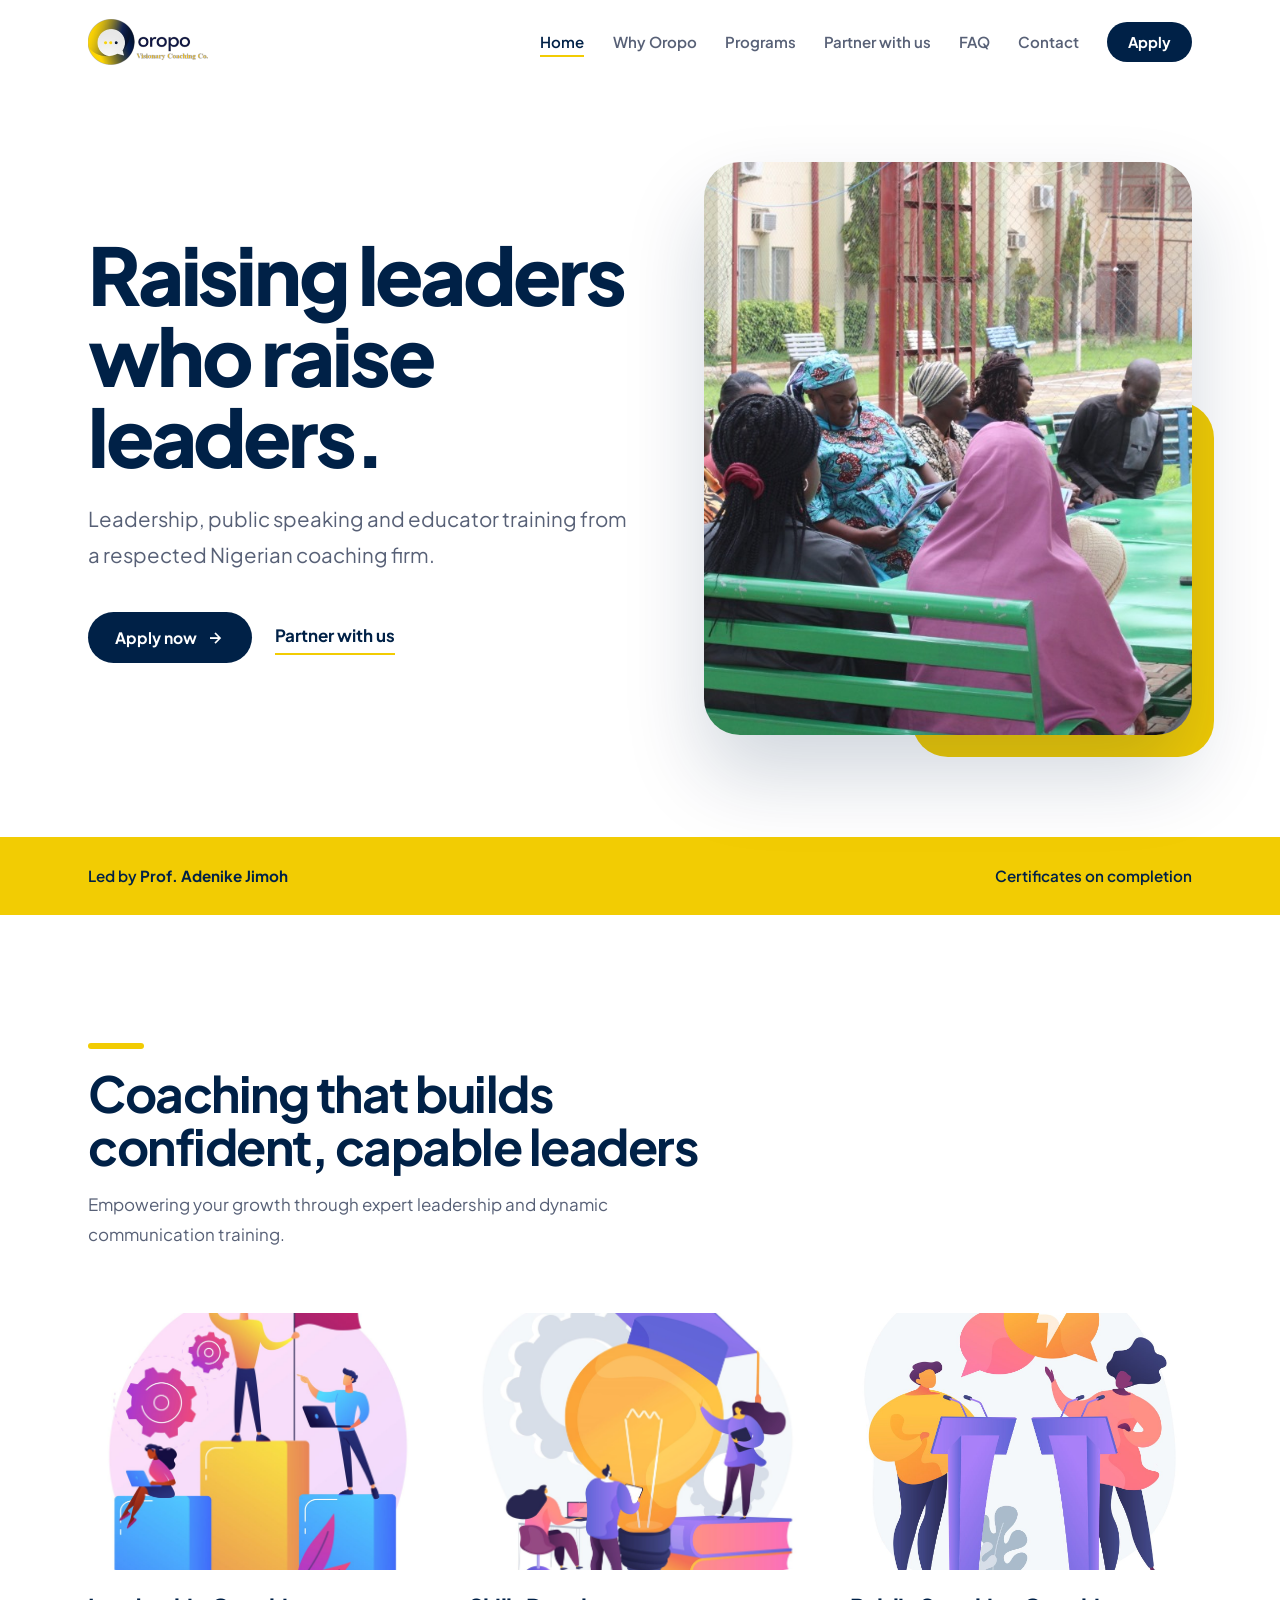
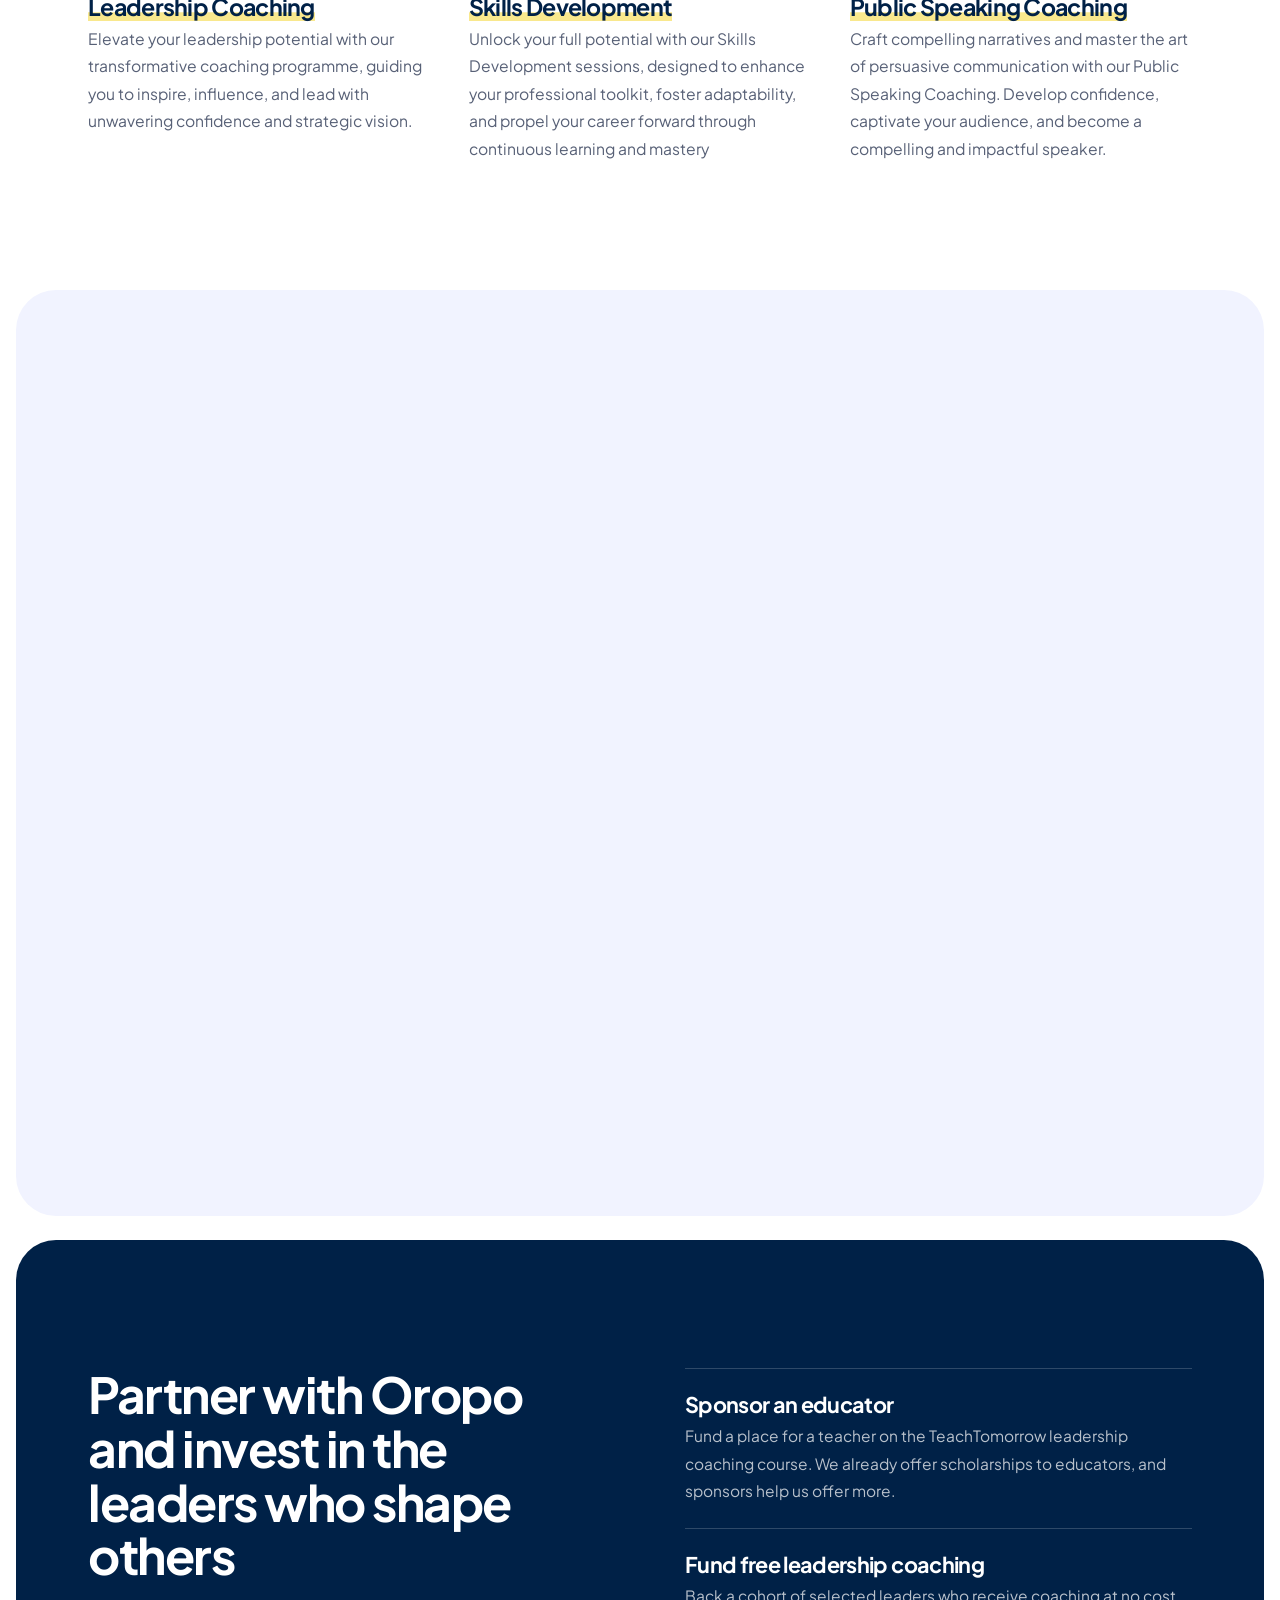
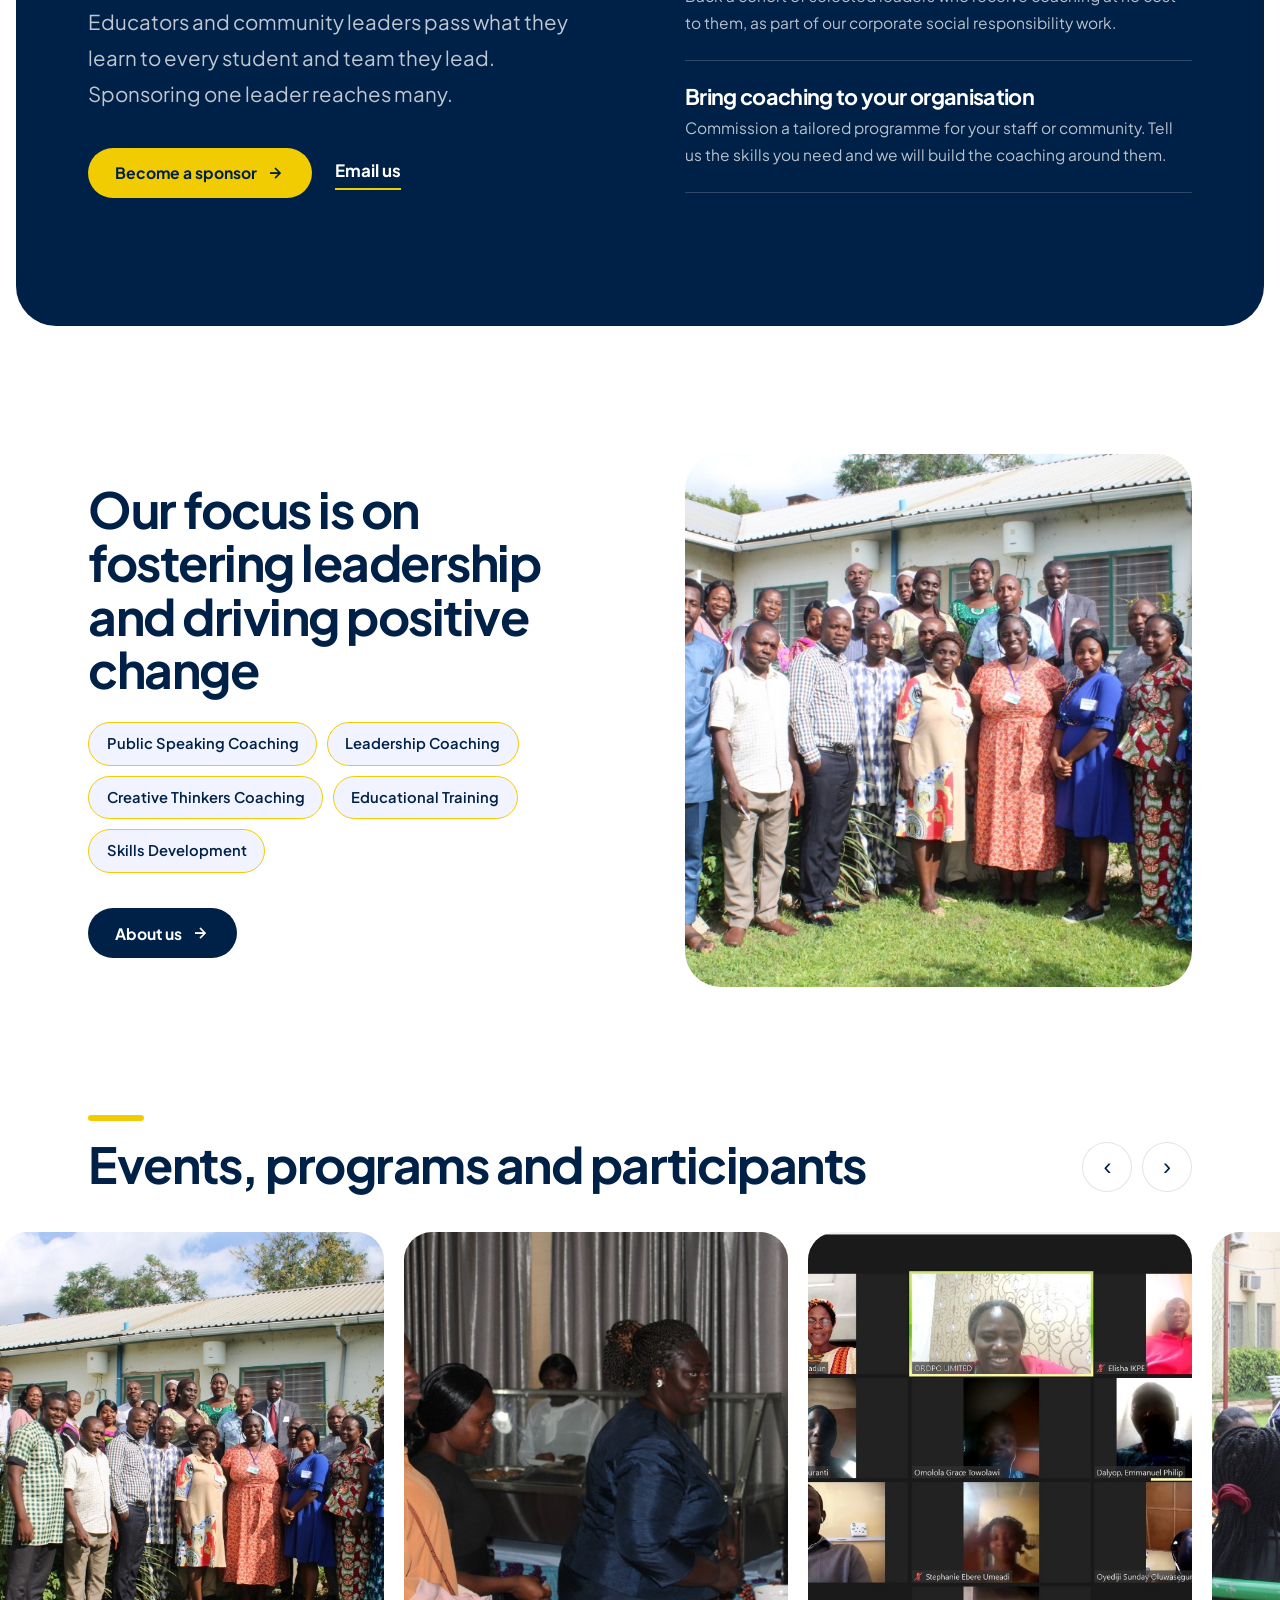
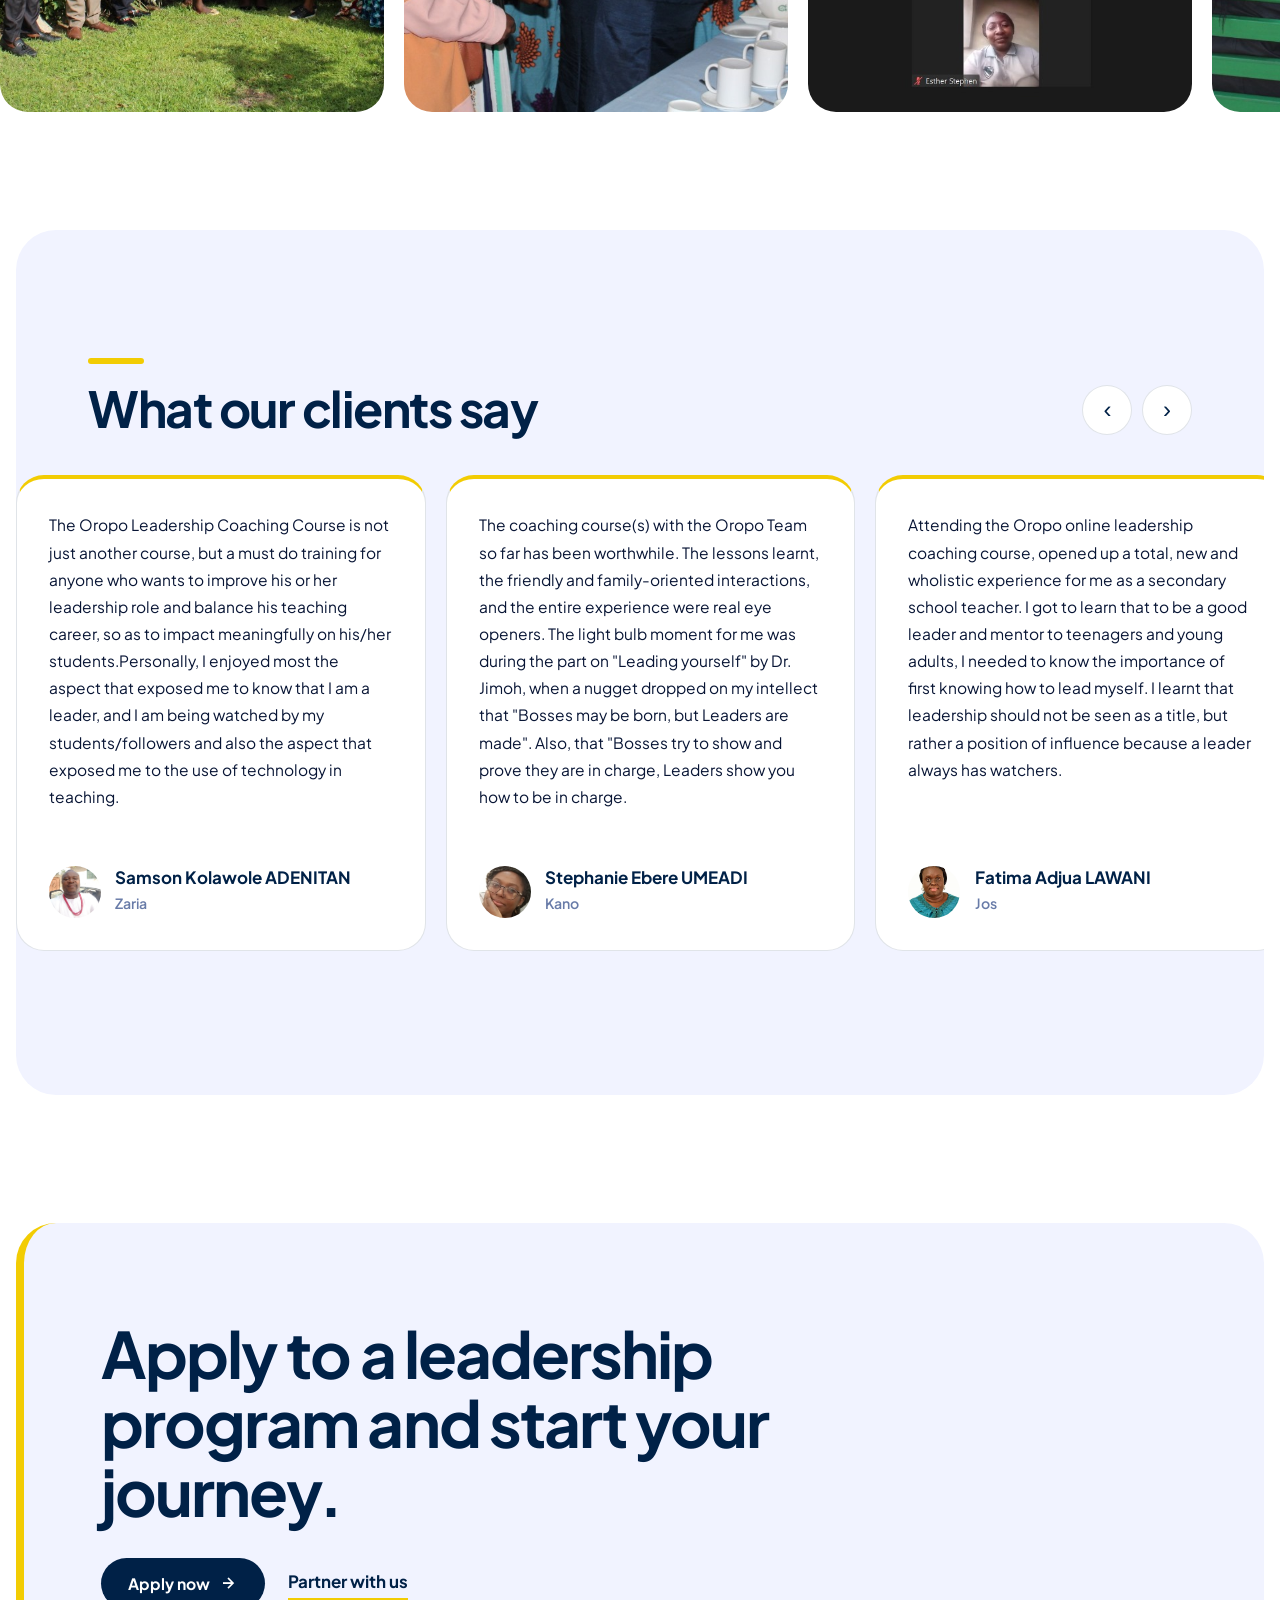
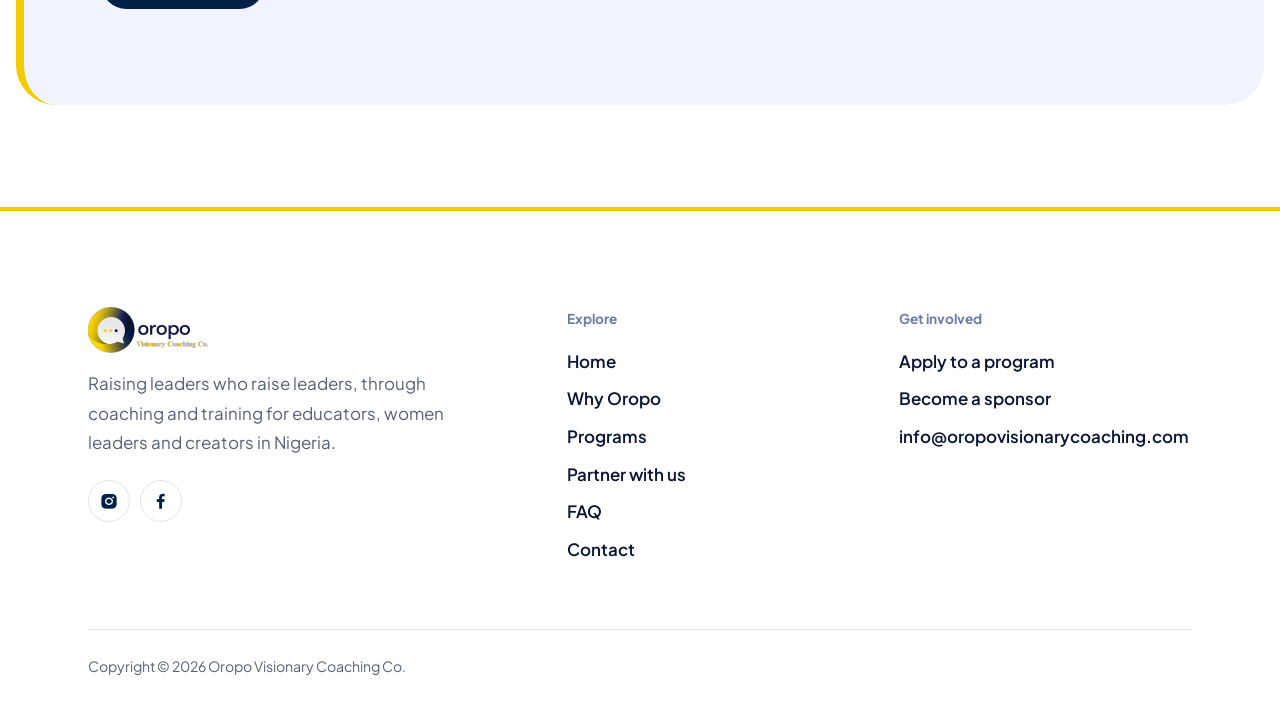
<file: files/public_html_clean/index.html>
<!DOCTYPE html>
<html lang="en">
    <head><meta charset="UTF-8"><meta name="viewport" content="width=device-width,initial-scale=1"><title>Oropo Visionary Coaching Co. | Leadership coaching for educators</title><meta name="description" content="Oropo Visionary Coaching Co. raises leaders who raise leaders through leadership, public speaking and educator training in Nigeria."><link rel="icon" href="./images/Logo2.png">
<link rel="preconnect" href="https://fonts.googleapis.com"><link rel="preconnect" href="https://fonts.gstatic.com" crossorigin><link href="https://fonts.googleapis.com/css2?family=Plus+Jakarta+Sans:wght@400;500;600;700;800&display=swap" rel="stylesheet">
<link href="https://unpkg.com/boxicons@2.1.2/css/boxicons.min.css" rel="stylesheet"><link rel="stylesheet" href="./CSS-Files/site.css"></head><body><header class="top"><div class="wrap bar"><a class="logo" href="./index.html"><img src="./images/Logo.png" alt="Oropo Visionary Coaching" width="120" height="46"></a><nav class="menu"><a href="./index.html" aria-current="page">Home</a><a href="./AboutUs.html">Why Oropo</a><a href="./OurPrograms.html">Programs</a><a href="./Partner.html">Partner with us</a><a href="./FAQ.html">FAQ</a><a href="./Contact.html">Contact</a><a class="btn" href="https://docs.google.com/forms/d/e/1FAIpQLScQ7tRC5-l1ZrqoNeNi14aNtoZD_UkDstfKzjAW_ix3KLH5AQ/viewform" target="_blank" rel="noopener">Apply</a></nav><button class="burger" aria-label="Menu" aria-expanded="false"><span></span><span></span></button></div></header><main>
<section class="hero"><div class="wrap"><div><h1 class="display">Raising leaders who raise leaders.</h1><p class="lead">Leadership, public speaking and educator training from a respected Nigerian coaching firm.</p>
<div class="row"><a class="btn" href="https://docs.google.com/forms/d/e/1FAIpQLScQ7tRC5-l1ZrqoNeNi14aNtoZD_UkDstfKzjAW_ix3KLH5AQ/viewform" target="_blank" rel="noopener">Apply now <i class="bx bx-right-arrow-alt"></i></a><a class="tl" href="./Partner.html">Partner with us</a></div></div>
<div class="shot"><img src="./images/Grouppic4.jpg" alt="Participants at an Oropo coaching programme"></div></div></section>
<div class="reach"><div class="wrap"><span>Led by <b>Prof. Adenike Jimoh</b></span><span>Certificates on completion</span></div></div>
<section class="sec wrap"><div class="head"><h2 class="h2">Coaching that builds confident, capable leaders</h2><p>Empowering your growth through expert leadership and dynamic communication training.</p></div><div class="cols"><article class="card"><div class="im"><img src="./images/leadershipvalue.jpg" alt="" loading="lazy"></div><h3>Leadership Coaching</h3><p>Elevate your leadership potential with our transformative coaching programme, guiding you to inspire, influence, and lead with unwavering confidence and strategic vision.</p></article><article class="card"><div class="im"><img src="./images/skillsvalue.jpg" alt="" loading="lazy"></div><h3>Skills Development</h3><p>Unlock your full potential with our Skills Development sessions, designed to enhance your professional toolkit, foster adaptability, and propel your career forward through continuous learning and mastery</p></article><article class="card"><div class="im"><img src="./images/speakingvalue.jpg" alt="" loading="lazy"></div><h3>Public Speaking Coaching</h3><p>Craft compelling narratives and master the art of persuasive communication with our Public Speaking Coaching. Develop confidence, captivate your audience, and become a compelling and impactful speaker.</p></article></div></section>
<section class="sec tint"><div class="wrap"><div class="head"><h2 class="h2">Our programs</h2><p>Three programs built for educators, women leaders and creative problem-solvers.</p></div><div class="cols"><article class="prog"><h3>ImpactEduc</h3><p>Our educational training is designed to provide teachers with practical skills and knowledge in a specific area of their subject expertise, such as classroom management, time management, emotional intelligence in teaching and mental well-being.The online format allows individuals to learn at their own pace and convenience. We engage cutting – edge practice and technology in implementing the aforementioned strategies.</p><a class="tl" href="./OurPrograms.html">Learn more <i class="bx bx-right-arrow-alt"></i></a></article><article class="prog"><h3>ImpactShe</h3><p>These coaching classes are designed specifically for women who are looking to enhance their leadership skills and public speaking abilities. The coaching sessions focus on building confidence, developing effective communication skills, and overcoming any challenges that may arise</p><a class="tl" href="./OurPrograms.html">Learn more <i class="bx bx-right-arrow-alt"></i></a></article><article class="prog"><h3>ImpactCreator</h3><p>We support clients in identifying their life needs and put in place best practice and strategies in helping clients get the right creative approach to work and life balance. This programme is designed to help individuals enhance their creativity and innovation skills (ImpactCreator). The coaching sessions focus on developing creative thinking techniques and strategies that can be applied in various areas of life, such as work, business, and personal development.</p><a class="tl" href="./OurPrograms.html">Learn more <i class="bx bx-right-arrow-alt"></i></a></article></div></div></section>
<section class="sec dark" style="margin-top:clamp(1rem,2vw,1.5rem)"><div class="wrap sponsor"><div><h2 class="h2">Partner with Oropo and invest in the leaders who shape others</h2><p class="lead" style="margin:1.4rem 0 2.2rem">Educators and community leaders pass what they learn to every student and team they lead. Sponsoring one leader reaches many.</p><div class="row"><a class="btn y" href="./Partner.html">Become a sponsor <i class="bx bx-right-arrow-alt"></i></a><a class="tl" href="mailto:info@oropovisionarycoaching.com?subject=Sponsorship%20enquiry">Email us</a></div></div><ul class="ways"><li><h3>Sponsor an educator</h3><p>Fund a place for a teacher on the TeachTomorrow leadership coaching course. We already offer scholarships to educators, and sponsors help us offer more.</p></li><li><h3>Fund free leadership coaching</h3><p>Back a cohort of selected leaders who receive coaching at no cost to them, as part of our corporate social responsibility work.</p></li><li><h3>Bring coaching to your organisation</h3><p>Commission a tailored programme for your staff or community. Tell us the skills you need and we will build the coaching around them.</p></li></ul></div></section>
<section class="sec wrap"><div class="split"><div><h2 class="h2">Our focus is on fostering leadership and driving positive change</h2><ul class="tags"><li>Public Speaking Coaching</li><li>Leadership Coaching</li><li>Creative Thinkers Coaching</li><li>Educational Training</li><li>Skills Development</li></ul><a class="btn" href="./AboutUs.html">About us <i class="bx bx-right-arrow-alt"></i></a></div><img src="./images/Grouppic1.jpg" alt="Oropo participants" loading="lazy"></div></section>
<section style="padding-bottom:clamp(4rem,8vw,7rem)"><div class="wrap scrollhead"><h2 class="h2">Events, programs and participants</h2><div class="arrows"><button data-scroll="-1" data-target="gal" aria-label="Previous">&#8249;</button><button data-scroll="1" data-target="gal" aria-label="Next">&#8250;</button></div></div><div class="scroller" id="gal"><img class="pic" src="./images/Grouppic2.jpg" alt="Oropo programme participants" loading="lazy"><img class="pic" src="./images/Breaktime1.jpg" alt="Oropo programme participants" loading="lazy"><img class="pic" src="./images/Grouppic6.jpg" alt="Oropo programme participants" loading="lazy"><img class="pic" src="./images/Grouppic4.jpg" alt="Oropo programme participants" loading="lazy"><img class="pic" src="./images/Grouppic5.jpg" alt="Oropo programme participants" loading="lazy"><img class="pic" src="./images/Grouppic3.jpg" alt="Oropo programme participants" loading="lazy"></div></section>
<section class="tint sec"><div class="wrap scrollhead"><div><h2 class="h2">What our clients say</h2></div><div class="arrows"><button data-scroll="-1" data-target="rev" aria-label="Previous">&#8249;</button><button data-scroll="1" data-target="rev" aria-label="Next">&#8250;</button></div></div><div class="scroller" id="rev"><figure class="quote"><p>The Oropo Leadership Coaching Course is not just another course, but a must do training for anyone who wants to improve his or her leadership role and balance his teaching career, so as to impact meaningfully on his/her students.Personally, I enjoyed most the aspect that exposed me to know that I am a leader, and I am being watched by my students/followers and also the aspect that exposed me to the use of technology in teaching.</p><figcaption class="who"><img src="./images/Newpics/Picture2.png" alt="" loading="lazy"><span><b>Samson Kolawole ADENITAN</b><small>Zaria</small></span></figcaption></figure><figure class="quote"><p>The coaching course(s) with the Oropo Team so far has been worthwhile. The lessons learnt, the friendly and family-oriented interactions, and the entire experience were real eye openers. The light bulb moment for me was during the part on "Leading yourself" by Dr. Jimoh, when a nugget dropped on my intellect that "Bosses may be born, but Leaders are made". Also, that "Bosses try to show and prove they are in charge, Leaders show you how to be in charge.</p><figcaption class="who"><img src="./images/Newpics/Picture3.png" alt="" loading="lazy"><span><b>Stephanie Ebere UMEADI</b><small>Kano</small></span></figcaption></figure><figure class="quote"><p>Attending the Oropo online leadership coaching course, opened up a total, new and wholistic experience for me as a secondary school teacher. I got to learn that to be a good leader and mentor to teenagers and young adults, I needed to know the importance of first knowing how to lead myself. I learnt that leadership should not be seen as a title, but rather a position of influence because a leader always has watchers.</p><figcaption class="who"><img src="./images/Newpics/Picture4.png" alt="" loading="lazy"><span><b>Fatima Adjua LAWANI</b><small>Jos</small></span></figcaption></figure><figure class="quote"><p>It was awesome and am still using lessons learnt on leading myself by recognizing my leadership traits and my limits , using word catchers correctly since I am being constantly watched. I am more mindful of my words now than ever. I learnt that Mental wellness is key to my being an effective leader. The advice on that is still being followed especially on practicing stress relieving activities like gratitude journal, music and family time out.</p><figcaption class="who"><img src="./images/Newpics/esther.jpg" alt="" loading="lazy"><span><b>Esther Olukemi IGBADUN</b><small>Kaduna</small></span></figcaption></figure><figure class="quote"><p>I enjoyed the coaching course because it enabled me to benefit from the experiences of others. And the resource persons were drawn from people who are experts in their fields. I enjoyed the interactions most, followed by the part where people are allowed to interpret pictures/photos based on the messages they are getting from the images. I also enjoyed the fact that the contents are centered on the development of the participant first. One cannot give what they don't have.</p><figcaption class="who"><img src="./images/Newpics/dauda.jpg" alt="" loading="lazy"><span><b>Dauda MOHAMMED</b><small>Jos</small></span></figcaption></figure><figure class="quote"><p>The quality of instructors, materials, sessions, breaks were all building blocks to what actually seems to be awaiting my new assignment. Before the training, I nearly turned down the new assignment offer. In fact, afterwards, I left that training with zeal & agility and executed a newly founded secondary school for my organization that's now running smoothly to the amazement of the committee and board members.</p><figcaption class="who"><img src="./images/Newpics/emmanuel.jpg" alt="" loading="lazy"><span><b>Emmanuel DALYOP</b><small>Jos</small></span></figcaption></figure></div></section>
<section class="sec" style="padding-bottom:0"><div class="cta"><h2>Apply to a leadership program and start your journey.</h2><div class="row"><a class="btn" href="https://docs.google.com/forms/d/e/1FAIpQLScQ7tRC5-l1ZrqoNeNi14aNtoZD_UkDstfKzjAW_ix3KLH5AQ/viewform" target="_blank" rel="noopener">Apply now <i class="bx bx-right-arrow-alt"></i></a><a class="tl" href="./Partner.html">Partner with us</a></div></div></section></main><footer class="foot"><div class="wrap"><div class="grid"><div><img src="./images/Logo.png" alt="Oropo Visionary Coaching" width="120" height="46"><p>Raising leaders who raise leaders, through coaching and training for educators, women leaders and creators in Nigeria.</p>
<div class="soc"><a href="https://www.instagram.com/oropo_ltd/" target="_blank" rel="noopener" aria-label="Instagram"><i class="bx bxl-instagram-alt"></i></a><a href="https://m.facebook.com/Oropovisionarycoachingco?__tn__=C" target="_blank" rel="noopener" aria-label="Facebook"><i class="bx bxl-facebook"></i></a></div></div>
<div><h4>Explore</h4><ul><li><a href="./index.html">Home</a></li><li><a href="./AboutUs.html">Why Oropo</a></li><li><a href="./OurPrograms.html">Programs</a></li><li><a href="./Partner.html">Partner with us</a></li><li><a href="./FAQ.html">FAQ</a></li><li><a href="./Contact.html">Contact</a></li></ul></div><div><h4>Get involved</h4><ul><li><a href="https://docs.google.com/forms/d/e/1FAIpQLScQ7tRC5-l1ZrqoNeNi14aNtoZD_UkDstfKzjAW_ix3KLH5AQ/viewform" target="_blank" rel="noopener">Apply to a program</a></li><li><a href="./Partner.html">Become a sponsor</a></li><li><a href="mailto:info@oropovisionarycoaching.com">info@oropovisionarycoaching.com</a></li></ul></div></div>
<small>Copyright © 2026 Oropo Visionary Coaching Co.</small></div></footer><script src="./JS-Files/site.js"></script></body></html>
</file>
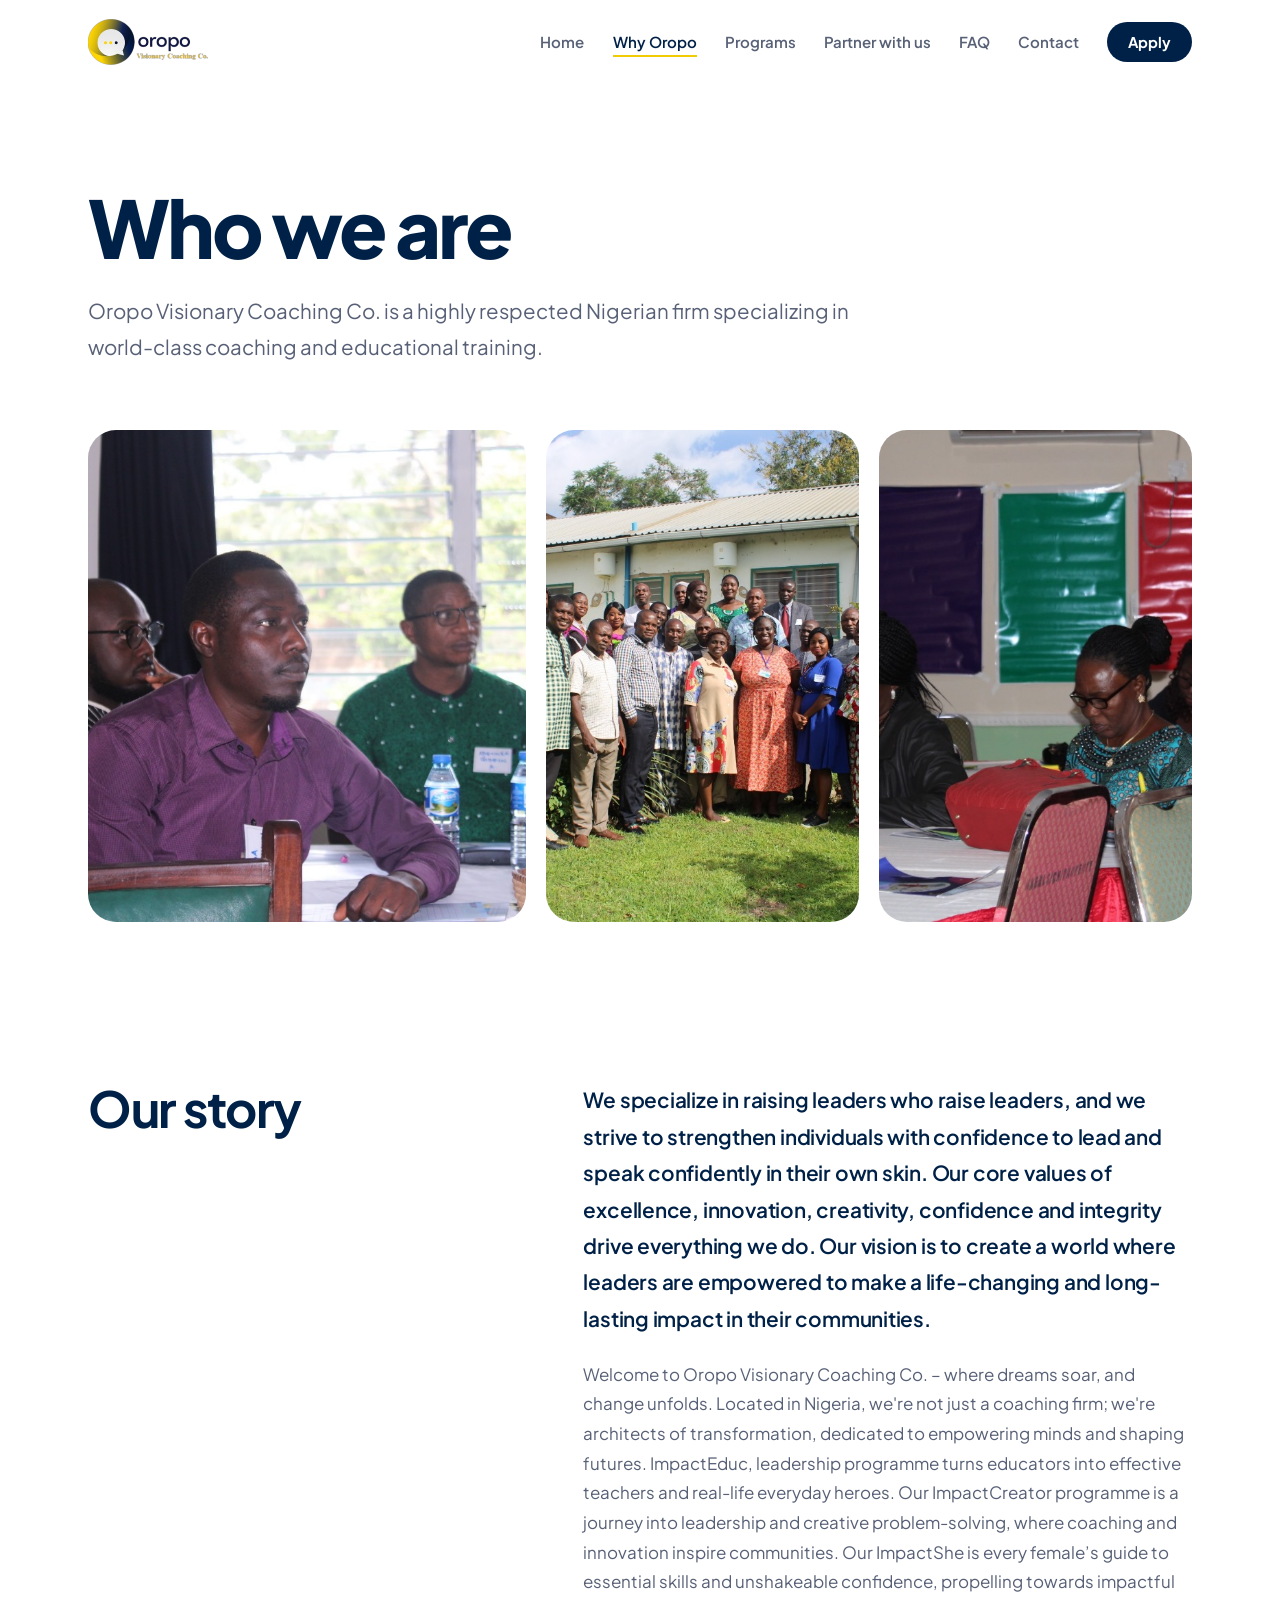
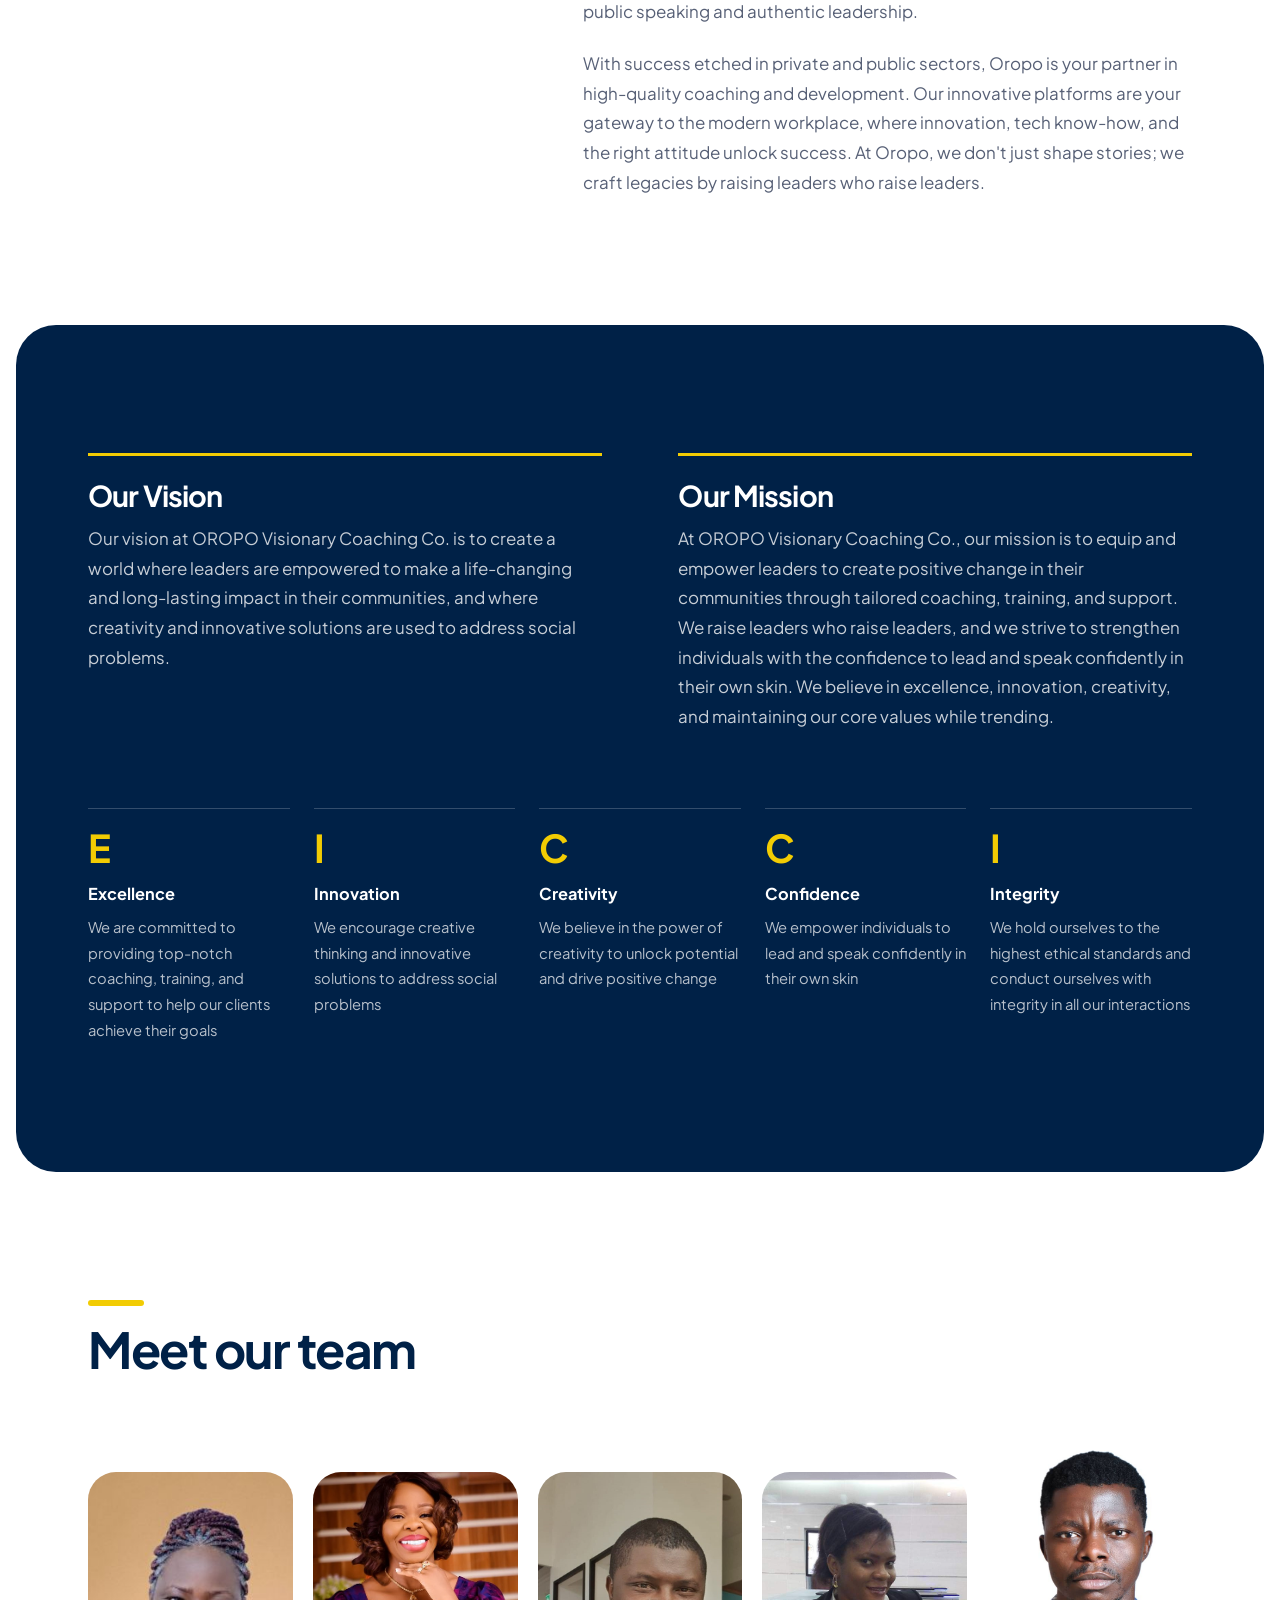
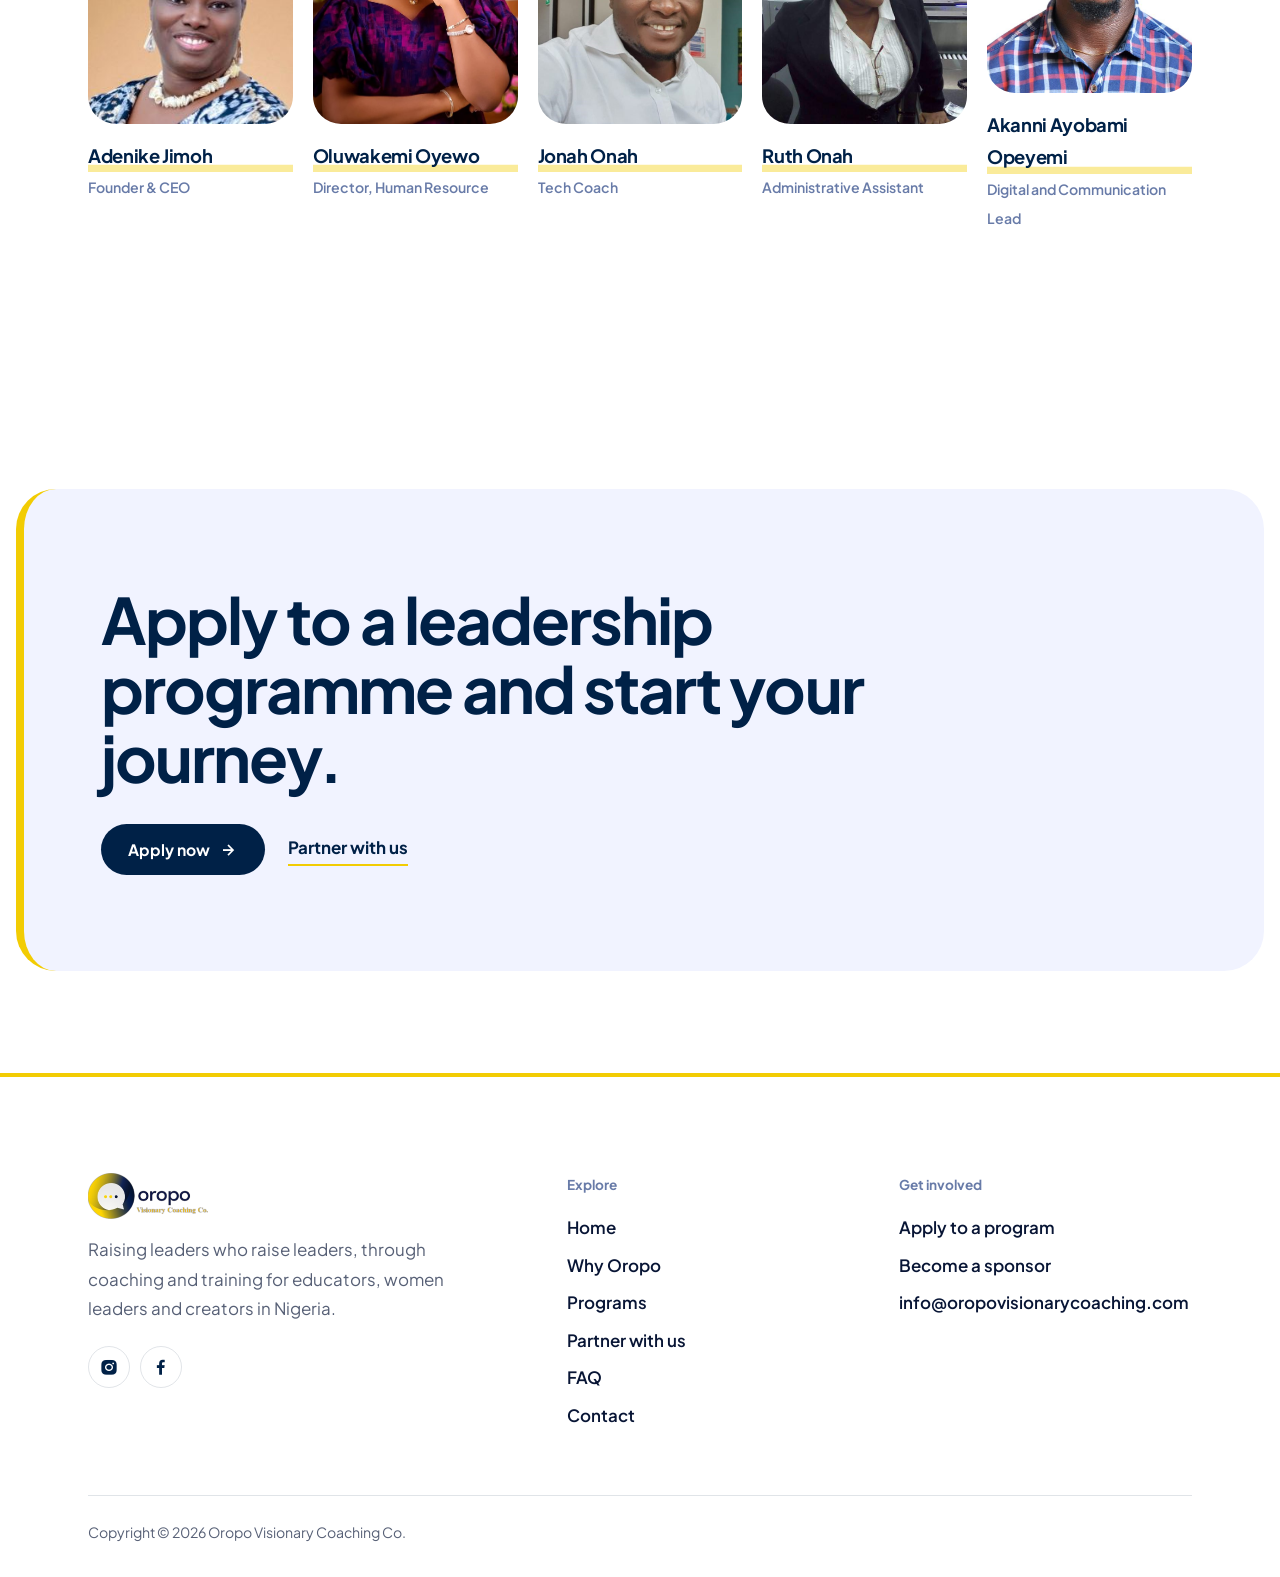
<file: files/public_html_clean/AboutUs.html>
<!DOCTYPE html><html lang="en"><head><meta charset="UTF-8"><meta name="viewport" content="width=device-width,initial-scale=1"><title>Why Oropo | Oropo Visionary Coaching Co.</title><meta name="description" content="Who we are, our story, vision, mission, values and team."><link rel="icon" href="./images/Logo2.png">
<link rel="preconnect" href="https://fonts.googleapis.com"><link rel="preconnect" href="https://fonts.gstatic.com" crossorigin><link href="https://fonts.googleapis.com/css2?family=Plus+Jakarta+Sans:wght@400;500;600;700;800&display=swap" rel="stylesheet">
<link href="https://unpkg.com/boxicons@2.1.2/css/boxicons.min.css" rel="stylesheet"><link rel="stylesheet" href="./CSS-Files/site.css"></head><body><header class="top"><div class="wrap bar"><a class="logo" href="./index.html"><img src="./images/Logo.png" alt="Oropo Visionary Coaching" width="120" height="46"></a><nav class="menu"><a href="./index.html">Home</a><a href="./AboutUs.html" aria-current="page">Why Oropo</a><a href="./OurPrograms.html">Programs</a><a href="./Partner.html">Partner with us</a><a href="./FAQ.html">FAQ</a><a href="./Contact.html">Contact</a><a class="btn" href="https://docs.google.com/forms/d/e/1FAIpQLScQ7tRC5-l1ZrqoNeNi14aNtoZD_UkDstfKzjAW_ix3KLH5AQ/viewform" target="_blank" rel="noopener">Apply</a></nav><button class="burger" aria-label="Menu" aria-expanded="false"><span></span><span></span></button></div></header><main><section class="phero"><div class="wrap"><h1 class="display">Who we are</h1><p class="lead">Oropo Visionary Coaching Co. is a highly respected Nigerian firm specializing in world-class coaching and educational training.</p><div class="strip"><img src="./images/Participants1.jpg" alt=""><img src="./images/HeroImage2.jpg" alt=""><img src="./images/Participant3.jpg" alt=""></div></div></section>
<section class="sec wrap"><div class="story"><h2 class="h2">Our story</h2><div><p style="font-size:1.3rem;color:var(--navy);font-weight:600;letter-spacing:-.01em">We specialize in raising leaders who raise leaders, and we strive to strengthen individuals with confidence to lead and speak confidently in their own skin. Our core values of excellence, innovation, creativity, confidence and integrity drive everything we do. Our vision is to create a world where leaders are empowered to make a life-changing and long-lasting impact in their communities.</p><p>Welcome to Oropo Visionary Coaching Co. – where dreams soar, and change unfolds. Located in Nigeria, we're not just a coaching firm; we're architects of transformation, dedicated to empowering minds and shaping futures. ImpactEduc, leadership programme turns educators into effective teachers and real-life everyday heroes. Our ImpactCreator programme is a journey into leadership and creative problem-solving, where coaching and innovation inspire communities. Our ImpactShe is every female’s guide to essential skills and unshakeable confidence, propelling towards impactful public speaking and authentic leadership.</p><p>With success etched in private and public sectors, Oropo is your partner in high-quality coaching and development. Our innovative platforms are your gateway to the modern workplace, where innovation, tech know-how, and the right attitude unlock success. At Oropo, we don't just shape stories; we craft legacies by raising leaders who raise leaders.</p></div></div></section>
<section class="sec dark" style="margin-top:0"><div class="wrap"><div class="vm"><div><h3>Our Vision</h3><p>Our vision at OROPO Visionary Coaching Co. is to create a world where leaders are empowered to make a life-changing and long-lasting impact in their communities, and where creativity and innovative solutions are used to address social problems.</p></div><div><h3>Our Mission</h3><p>At OROPO Visionary Coaching Co., our mission is to equip and empower leaders to create positive change in their communities through tailored coaching, training, and support. We raise leaders who raise leaders, and we strive to strengthen individuals with the confidence to lead and speak confidently in their own skin. We believe in excellence, innovation, creativity, and maintaining our core values while trending.</p></div></div><ul class="vals"><li><b>E</b><strong>Excellence</strong>We are committed to providing top-notch coaching, training, and support to help our clients achieve their goals</li><li><b>I</b><strong>Innovation</strong>We encourage creative thinking and innovative solutions to address social problems</li><li><b>C</b><strong>Creativity</strong>We believe in the power of creativity to unlock potential and drive positive change</li><li><b>C</b><strong>Confidence</strong>We empower individuals to lead and speak confidently in their own skin</li><li><b>I</b><strong>Integrity</strong>We hold ourselves to the highest ethical standards and conduct ourselves with integrity in all our interactions</li></ul></div></section>
<section class="sec wrap"><div class="head"><h2 class="h2">Meet our team</h2></div><div class="team"><button class="member" data-open="m0"><img src="./images/Team-1.jpg" alt="" loading="lazy"><strong>Adenike Jimoh</strong><small>Founder & CEO</small></button><button class="member" data-open="m1"><img src="./images/Team-2.jpg" alt="" loading="lazy"><strong>Oluwakemi Oyewo</strong><small>Director, Human Resource</small></button><button class="member" data-open="m2"><img src="./images/Team-3.jpeg" alt="" loading="lazy"><strong>Jonah Onah</strong><small>Tech Coach</small></button><button class="member" data-open="m3"><img src="./images/Team-4.jpg" alt="" loading="lazy"><strong>Ruth Onah</strong><small>Administrative Assistant</small></button><button class="member" data-open="m4"><img src="./images/Team-5.jpg" alt="" loading="lazy"><strong>Akanni Ayobami Opeyemi</strong><small>Digital and Communication Lead</small></button></div></section><dialog id="m0"><div class="dlg"><header><img src="./images/Team-1.jpg" alt=""><h3><a href="https://www.linkedin.com/in/adenike-jimoh-a53385238/" target="_blank" rel="noopener">Adenike Jimoh</a></h3></header><p>Welcome to Oropo Visionary Coaching Co., where leadership takes center stage in character, conduct, and competence. Meet Dr. Adenike O. Jimoh an Associate Professor of Paediatrics at the College of Medicine and Allied Health Sciences, Bingham University, Jos campus, and the visionary founder and CEO of Oropo Visionary Coaching Co.</p><p>At Oropo, Dr. Adenike leads the charge in crafting a transformative coaching experience for educators. The company, dedicated to nurturing leaders in effective service delivery, places a special emphasis on educators, creative youths, and female leaders, recognizing these groups of people as the cornerstone of leadership development. As the lead coach for the TeachTomorrowTM leadership coaching course (TTLC), Dr. Adenike brings her wealth of expertise to empower educators through this transformative coaching course.</p><p>Beyond her impactful work with Oropo, Dr. Adenike is a distinguished Fellow in the Faculty of Paediatrics of the National Postgraduate Medical College of Nigeria and a Fellow of Population and Reproductive Health Initiative. Holding certificates in Project Management, Leadership and Management in Health, a master’s degree in International Affairs and Diplomacy (MIAD), and a Postgraduate Diploma in Education (PGDE), she seamlessly integrates her medical and educational expertise.</p><p>Driven by a passion for inclusive education, she advocates for flexible classrooms, envisioning a future where barriers dissolve, and every child has access to tailored learning. Dr. Adenike Jimoh is not just a medical professional; she is a dynamic leader, author, counsellor, speaker, and the driving force behind Oropo Visionary Coaching Co.</p><form method="dialog"><button aria-label="Close">&times;</button></form></div></dialog><dialog id="m1"><div class="dlg"><header><img src="./images/Team-2.jpg" alt=""><h3><a href="https://www.linkedin.com/in/lydia-oyewo-21b9a81b4/" target="_blank" rel="noopener">Lydia Oluwakemi Oyewo</a></h3></header><p>Meet Lydia Oluwakemi Oyewo, a distinguished Notary Public and seasoned lawyer with over 15 years of expertise in various legal domains, specializing in commercial practice, litigation, and a keen focus on intellectual property protection, particularly in the digital space. As the Head of Practice at O.E.B. Offiong SAN and Co, Kano Office, she has provided invaluable advisory services to small businesses, medium enterprises, and multinational corporations.</p><p>Lydia serves as the Chairperson of the Christian Lawyers Fellowship (CLASFON) Kano chapter, reflecting her commitment to community engagement. She is an active member of esteemed professional bodies, including the Nigerian Bar Association (NBA), International Federation of Women Lawyers (FIDA), and African Women Lawyers Association (AWLA).</p><p>Beyond her legal prowess, Lydia is passionate about nurturing the next generation of female professionals, contributing to their development and capacity building. She dedicates time to read, finding solace and joy in quality moments spent with her immediate family.</p><form method="dialog"><button aria-label="Close">&times;</button></form></div></dialog><dialog id="m2"><div class="dlg"><header><img src="./images/Team-3.jpeg" alt=""><h3><a href="https://www.linkedin.com/in/jonah-onah/" target="_blank" rel="noopener">Onah Jonah</a></h3></header><p>Meet Onah Jonah is an accomplished Educator, Tech Professional, and Trainer dedicated to shaping the future. With a rich history of training educators using the Accelerated Christian Education (ACE) curriculum, Onah now spearheads RutOna Linkages, a tech company specializing in resolving businesses' technology requirements, particularly in web and mobile development. Onah is deeply involved in training young minds to excel in the dynamic field of technology.</p><p>Beyond the tech space, Onah is affiliated with numerous organizations committed to enhancing lives through training and human capital development.</p><form method="dialog"><button aria-label="Close">&times;</button></form></div></dialog><dialog id="m3"><div class="dlg"><header><img src="./images/Team-4.jpg" alt=""><h3><a href="https://www.linkedin.com/in/jonah-onah/" target="_blank" rel="noopener">Onah Ruth</a></h3></header><p>Ruth Onah is a dedicated and result-oriented professional with a wealth of experience in administrative roles across various industries. With a strong foundation in customer service acquired during her time at Access Bank Headquarters and administrative expertise gained at Rutona Linkages, Ruth is adept at managing multiple tasks efficiently.</p><p>Her previous roles as a content creator at Publivision and a lecturer at the College of Agriculture Jalingo have honed her communication skills and organizational abilities. With her versatile skill set, dedication to excellence and commitment to teamwork, she ensures smooth operations and effective support within the organization.</p><form method="dialog"><button aria-label="Close">&times;</button></form></div></dialog><dialog id="m4"><div class="dlg"><header><img src="./images/Team-5.jpg" alt=""><h3>Akanni Ayobami Opeyemi</h3></header><p>Meet Akanni Ayobami Opeyemi, a research-oriented Mass Communication professional and Digital and Communication Lead with expertise in strategic communication, digital communication, data analysis, and communication research. Currently pursuing his M.Sc. in Mass Communication at Ahmadu Bello University, Zaria, where he also earned his B.Sc. in Mass Communication, he brings a blend of academic rigor and practical experience in teaching, administration, and academic support.</p><p>Ayobami has served as a Classroom Instructor at ECWA Academy, Ayeteju Amuro, where he designed and delivered curriculum-aligned lesson plans and managed classroom activities, and as an Office Assistant at Softech, where he managed documentation, office records, and computer systems. He is certified in Data Analysis by AltSchool Africa, Generative AI for Everyone and AI for Everyone by DeepLearning.AI, Strategic Planning and Execution by the University of Virginia, Intelligence Tools for the Digital Age, and Introduction to Cybersecurity Tools &amp; Cyber Attacks by IBM.</p><p>Beyond his professional work, Ayobami has demonstrated leadership as President of the Charity Community Development Service (2022-2023), where he led weekly community development and outreach programmes, and as an Examination Invigilator at Ahmadu Bello University (2025). Proficient in Microsoft Office, Power BI, documentation, report writing, and communication research, he possesses strong organizational, analytical, and communication skills with a keen interest in digital trends, academic publishing, and leveraging technology for effective communication.</p><form method="dialog"><button aria-label="Close">&times;</button></form></div></dialog><section class="sec" style="padding-bottom:0"><div class="cta"><h2>Apply to a leadership programme and start your journey.</h2><div class="row"><a class="btn" href="https://docs.google.com/forms/d/e/1FAIpQLScQ7tRC5-l1ZrqoNeNi14aNtoZD_UkDstfKzjAW_ix3KLH5AQ/viewform" target="_blank" rel="noopener">Apply now <i class="bx bx-right-arrow-alt"></i></a><a class="tl" href="./Partner.html">Partner with us</a></div></div></section></main><footer class="foot"><div class="wrap"><div class="grid"><div><img src="./images/Logo.png" alt="Oropo Visionary Coaching" width="120" height="46"><p>Raising leaders who raise leaders, through coaching and training for educators, women leaders and creators in Nigeria.</p>
<div class="soc"><a href="https://www.instagram.com/oropo_ltd/" target="_blank" rel="noopener" aria-label="Instagram"><i class="bx bxl-instagram-alt"></i></a><a href="https://m.facebook.com/Oropovisionarycoachingco?__tn__=C" target="_blank" rel="noopener" aria-label="Facebook"><i class="bx bxl-facebook"></i></a></div></div>
<div><h4>Explore</h4><ul><li><a href="./index.html">Home</a></li><li><a href="./AboutUs.html">Why Oropo</a></li><li><a href="./OurPrograms.html">Programs</a></li><li><a href="./Partner.html">Partner with us</a></li><li><a href="./FAQ.html">FAQ</a></li><li><a href="./Contact.html">Contact</a></li></ul></div><div><h4>Get involved</h4><ul><li><a href="https://docs.google.com/forms/d/e/1FAIpQLScQ7tRC5-l1ZrqoNeNi14aNtoZD_UkDstfKzjAW_ix3KLH5AQ/viewform" target="_blank" rel="noopener">Apply to a program</a></li><li><a href="./Partner.html">Become a sponsor</a></li><li><a href="mailto:info@oropovisionarycoaching.com">info@oropovisionarycoaching.com</a></li></ul></div></div>
<small>Copyright © 2026 Oropo Visionary Coaching Co.</small></div></footer><script src="./JS-Files/site.js"></script></body></html>
</file>
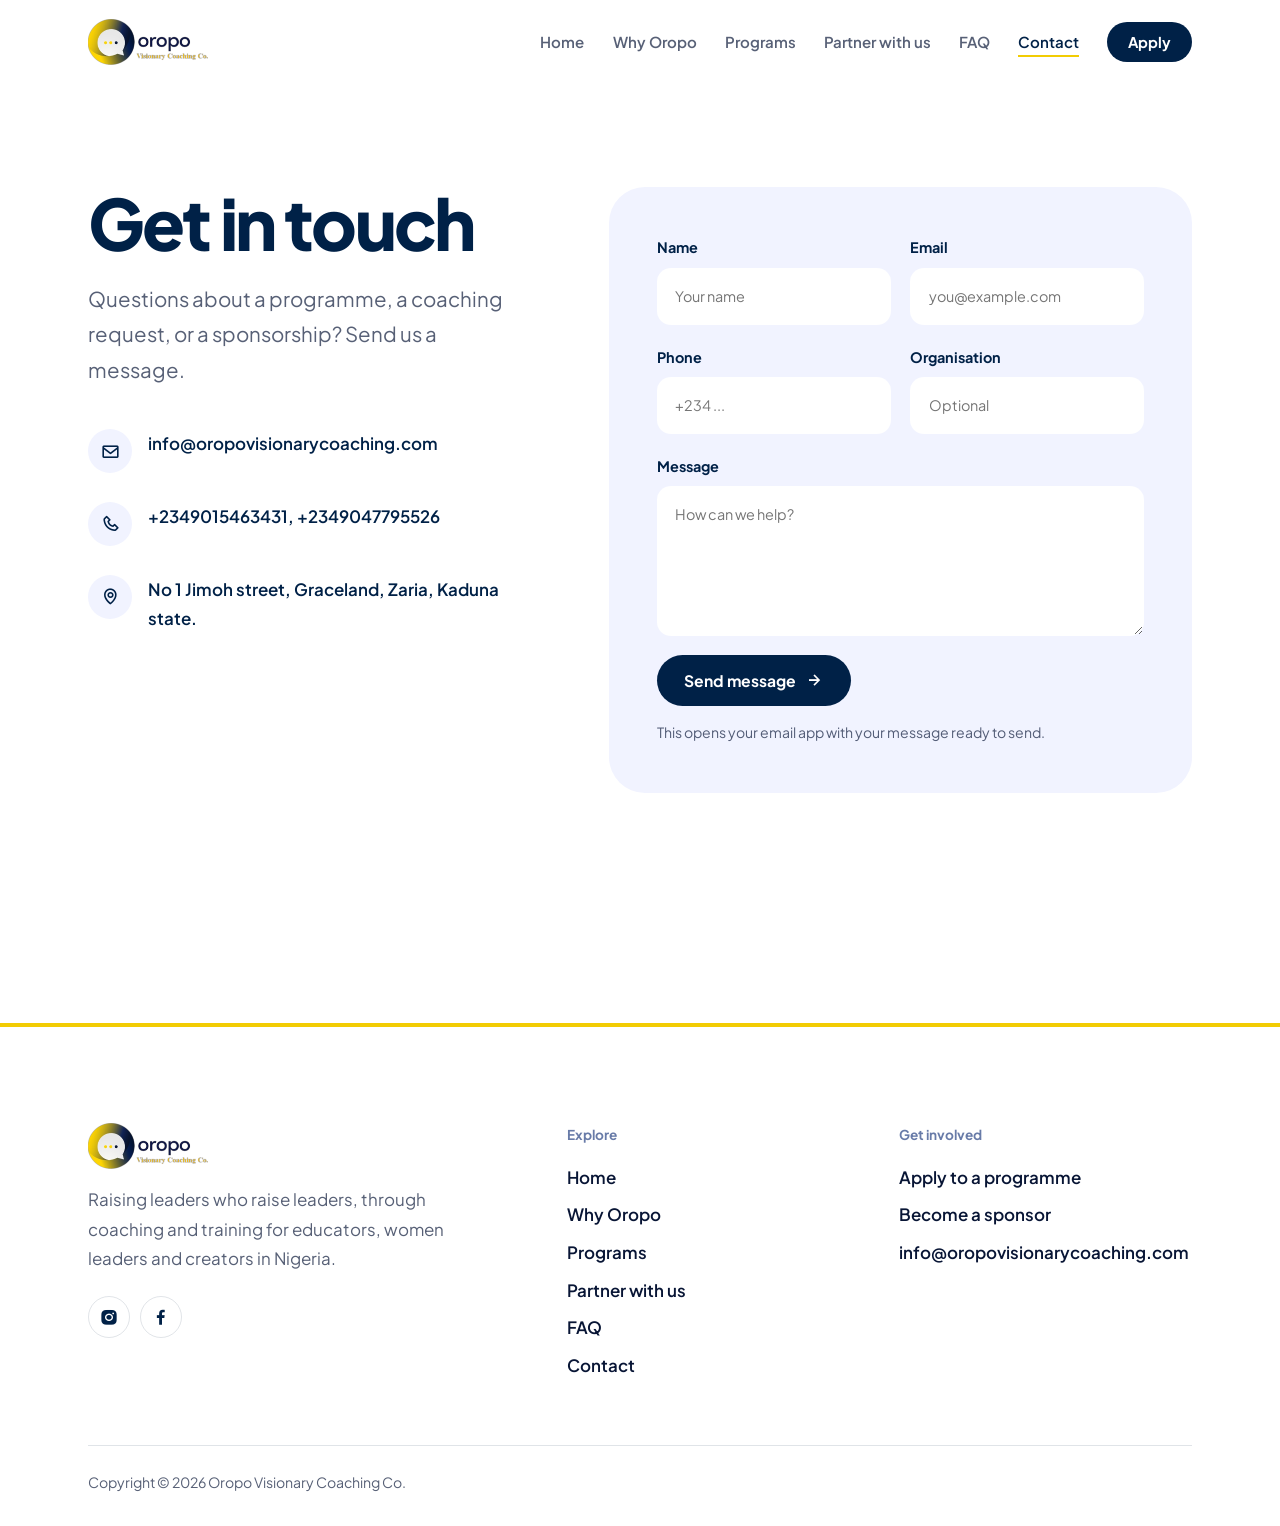
<file: files/public_html_clean/Contact.html>
<!DOCTYPE html><html lang="en"><head><meta charset="UTF-8"><meta name="viewport" content="width=device-width,initial-scale=1"><title>Contact | Oropo Visionary Coaching Co.</title><meta name="description" content="Get in touch with Oropo Visionary Coaching Co."><link rel="icon" href="./images/Logo2.png">
<link rel="preconnect" href="https://fonts.googleapis.com"><link rel="preconnect" href="https://fonts.gstatic.com" crossorigin><link href="https://fonts.googleapis.com/css2?family=Plus+Jakarta+Sans:wght@400;500;600;700;800&display=swap" rel="stylesheet">
<link href="https://unpkg.com/boxicons@2.1.2/css/boxicons.min.css" rel="stylesheet"><link rel="stylesheet" href="./CSS-Files/site.css"></head><body><header class="top"><div class="wrap bar"><a class="logo" href="./index.html"><img src="./images/Logo.png" alt="Oropo Visionary Coaching" width="120" height="46"></a><nav class="menu"><a href="./index.html">Home</a><a href="./AboutUs.html">Why Oropo</a><a href="./OurPrograms.html">Programs</a><a href="./Partner.html">Partner with us</a><a href="./FAQ.html">FAQ</a><a href="./Contact.html" aria-current="page">Contact</a><a class="btn" href="https://docs.google.com/forms/d/e/1FAIpQLScQ7tRC5-l1ZrqoNeNi14aNtoZD_UkDstfKzjAW_ix3KLH5AQ/viewform" target="_blank" rel="noopener">Apply</a></nav><button class="burger" aria-label="Menu" aria-expanded="false"><span></span><span></span></button></div></header><main>
<section class="sec wrap" style="padding-top:clamp(3.5rem,8vw,7rem)"><div class="contact"><div><h1 class="display" style="font-size:clamp(2.6rem,5.5vw,4.4rem)">Get in touch</h1><p class="lead" style="margin-top:1.4rem">Questions about a programme, a coaching request, or a sponsorship? Send us a message.</p>
<div class="cd"><a href="mailto:info@oropovisionarycoaching.com"><i class="bx bx-envelope"></i>info@oropovisionarycoaching.com</a><p><i class="bx bx-phone"></i>+2349015463431, +2349047795526</p><p><i class="bx bx-map"></i>No 1 Jimoh street, Graceland, Zaria, Kaduna state.</p></div></div>
<div class="formbox"><form id="contactForm"><label>Name<input id="Name" required autocomplete="name" placeholder="Your name"></label><label>Email<input id="Email" type="email" required autocomplete="email" placeholder="you@example.com"></label><label>Phone<input id="Phone" type="tel" placeholder="+234 ..."></label><label>Organisation<input id="Company" placeholder="Optional"></label>
<label class="full">Message<textarea id="message" required placeholder="How can we help?"></textarea></label><div class="full"><button class="btn" type="submit">Send message <i class="bx bx-right-arrow-alt"></i></button><p class="note">This opens your email app with your message ready to send.</p></div></form></div></div></section></main><footer class="foot"><div class="wrap"><div class="grid"><div><img src="./images/Logo.png" alt="Oropo Visionary Coaching" width="120" height="46"><p>Raising leaders who raise leaders, through coaching and training for educators, women leaders and creators in Nigeria.</p>
<div class="soc"><a href="https://www.instagram.com/oropo_ltd/" target="_blank" rel="noopener" aria-label="Instagram"><i class="bx bxl-instagram-alt"></i></a><a href="https://m.facebook.com/Oropovisionarycoachingco?__tn__=C" target="_blank" rel="noopener" aria-label="Facebook"><i class="bx bxl-facebook"></i></a></div></div>
<div><h4>Explore</h4><ul><li><a href="./index.html">Home</a></li><li><a href="./AboutUs.html">Why Oropo</a></li><li><a href="./OurPrograms.html">Programs</a></li><li><a href="./Partner.html">Partner with us</a></li><li><a href="./FAQ.html">FAQ</a></li><li><a href="./Contact.html">Contact</a></li></ul></div><div><h4>Get involved</h4><ul><li><a href="https://docs.google.com/forms/d/e/1FAIpQLScQ7tRC5-l1ZrqoNeNi14aNtoZD_UkDstfKzjAW_ix3KLH5AQ/viewform" target="_blank" rel="noopener">Apply to a programme</a></li><li><a href="./Partner.html">Become a sponsor</a></li><li><a href="mailto:info@oropovisionarycoaching.com">info@oropovisionarycoaching.com</a></li></ul></div></div>
<small>Copyright © 2026 Oropo Visionary Coaching Co.</small></div></footer><script src="./JS-Files/site.js"></script></body></html>
</file>
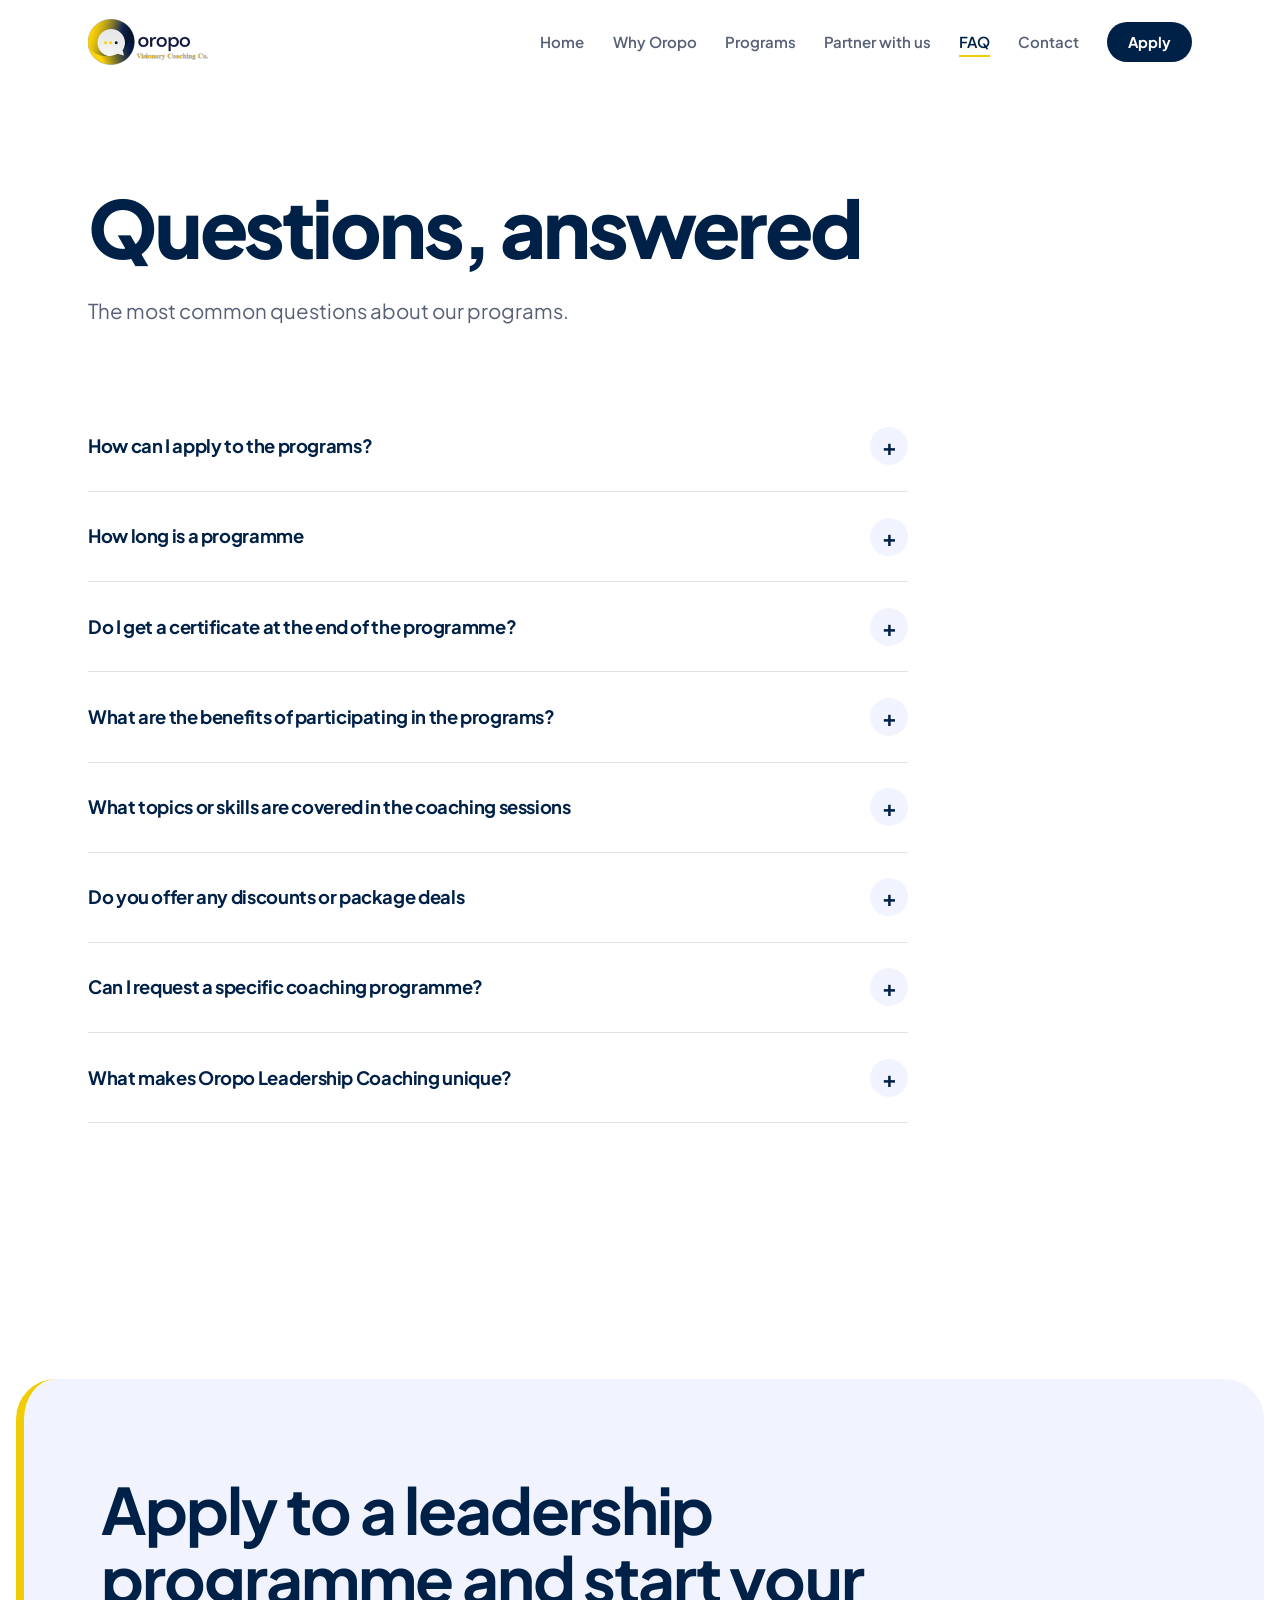
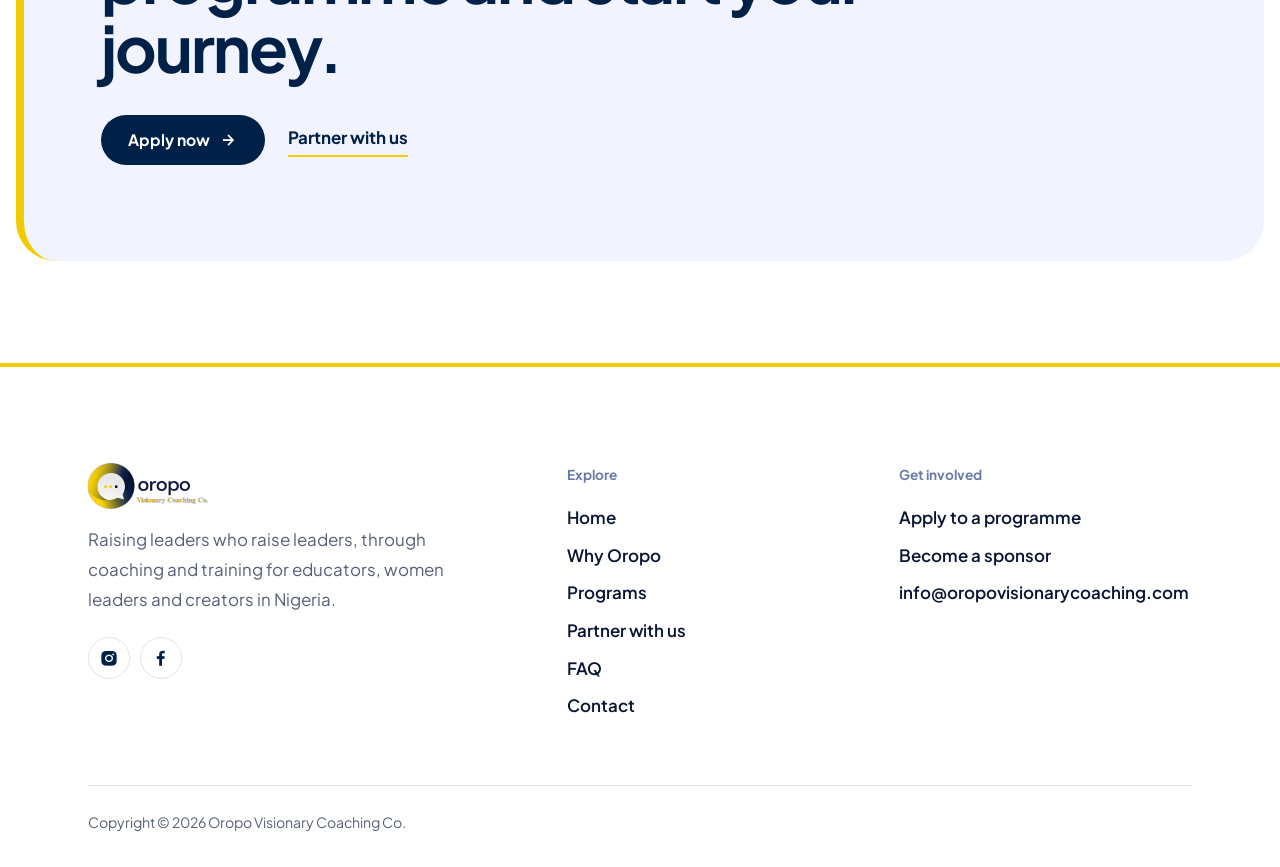
<file: files/public_html_clean/FAQ.html>
<!DOCTYPE html><html lang="en"><head><meta charset="UTF-8"><meta name="viewport" content="width=device-width,initial-scale=1"><title>FAQ | Oropo Visionary Coaching Co.</title><meta name="description" content="Answers to common questions about Oropo programs."><link rel="icon" href="./images/Logo2.png">
<link rel="preconnect" href="https://fonts.googleapis.com"><link rel="preconnect" href="https://fonts.gstatic.com" crossorigin><link href="https://fonts.googleapis.com/css2?family=Plus+Jakarta+Sans:wght@400;500;600;700;800&display=swap" rel="stylesheet">
<link href="https://unpkg.com/boxicons@2.1.2/css/boxicons.min.css" rel="stylesheet"><link rel="stylesheet" href="./CSS-Files/site.css"></head><body><header class="top"><div class="wrap bar"><a class="logo" href="./index.html"><img src="./images/Logo.png" alt="Oropo Visionary Coaching" width="120" height="46"></a><nav class="menu"><a href="./index.html">Home</a><a href="./AboutUs.html">Why Oropo</a><a href="./OurPrograms.html">Programs</a><a href="./Partner.html">Partner with us</a><a href="./FAQ.html" aria-current="page">FAQ</a><a href="./Contact.html">Contact</a><a class="btn" href="https://docs.google.com/forms/d/e/1FAIpQLScQ7tRC5-l1ZrqoNeNi14aNtoZD_UkDstfKzjAW_ix3KLH5AQ/viewform" target="_blank" rel="noopener">Apply</a></nav><button class="burger" aria-label="Menu" aria-expanded="false"><span></span><span></span></button></div></header><main><section class="phero"><div class="wrap"><h1 class="display">Questions, answered</h1><p class="lead">The most common questions about our programs.</p></div></section><section class="sec wrap" style="padding-top:2.5rem"><div class="faq"><details><summary>How can I apply to the programs?</summary><p>Apply using the form that can be accessed by clicking on the apply button at the top of the page.</p></details><details><summary>How long is a programme</summary><p>Each programme has specific duration which will be specified on the advert.</p></details><details><summary>Do I get a certificate at the end of the programme?</summary><p>Yes!</p></details><details><summary>What are the benefits of participating in the programs?</summary><p>Our programs are structured to make participants leave better than they came. They are practical and relatable. Lessons learnt during our programs are applicable to not just your immediate circle of influence but also to different areas of life.</p></details><details><summary>What topics or skills are covered in the coaching sessions</summary><p>Every course has its tailored skills that will be acquired. In our TeachTomorrow leadership coaching course, you will learn how to lead yourself, maintain a good mental well being as a component of leadership, recognize and handle abuse of power. You will also experience different scenarios as a leader and discuss how to navigate your way in such situations.</p></details><details><summary>Do you offer any discounts or package deals</summary><p>Yes we do. Be on the lookout. As part of our corporate social responsibility too, we offer free leadership coaching to selected groups of leaders. This depends on the leaders the company focuses on for the year. We also offer scholarships especially to educators attending the TTLC</p></details><details><summary>Can I request a specific coaching programme?</summary><p>Yes you can. Send us an email (info@oropovisionarycoaching.com) to let us know what specific coaching you or your organization wishes to have.</p></details><details><summary>What makes Oropo Leadership Coaching unique?</summary><p>OROPO Visionary Coaching Co. offers personalized coaching programs that are tailored to your specific needs and goals.</p></details></div></section><section class="sec" style="padding-bottom:0"><div class="cta"><h2>Apply to a leadership programme and start your journey.</h2><div class="row"><a class="btn" href="https://docs.google.com/forms/d/e/1FAIpQLScQ7tRC5-l1ZrqoNeNi14aNtoZD_UkDstfKzjAW_ix3KLH5AQ/viewform" target="_blank" rel="noopener">Apply now <i class="bx bx-right-arrow-alt"></i></a><a class="tl" href="./Partner.html">Partner with us</a></div></div></section></main><footer class="foot"><div class="wrap"><div class="grid"><div><img src="./images/Logo.png" alt="Oropo Visionary Coaching" width="120" height="46"><p>Raising leaders who raise leaders, through coaching and training for educators, women leaders and creators in Nigeria.</p>
<div class="soc"><a href="https://www.instagram.com/oropo_ltd/" target="_blank" rel="noopener" aria-label="Instagram"><i class="bx bxl-instagram-alt"></i></a><a href="https://m.facebook.com/Oropovisionarycoachingco?__tn__=C" target="_blank" rel="noopener" aria-label="Facebook"><i class="bx bxl-facebook"></i></a></div></div>
<div><h4>Explore</h4><ul><li><a href="./index.html">Home</a></li><li><a href="./AboutUs.html">Why Oropo</a></li><li><a href="./OurPrograms.html">Programs</a></li><li><a href="./Partner.html">Partner with us</a></li><li><a href="./FAQ.html">FAQ</a></li><li><a href="./Contact.html">Contact</a></li></ul></div><div><h4>Get involved</h4><ul><li><a href="https://docs.google.com/forms/d/e/1FAIpQLScQ7tRC5-l1ZrqoNeNi14aNtoZD_UkDstfKzjAW_ix3KLH5AQ/viewform" target="_blank" rel="noopener">Apply to a programme</a></li><li><a href="./Partner.html">Become a sponsor</a></li><li><a href="mailto:info@oropovisionarycoaching.com">info@oropovisionarycoaching.com</a></li></ul></div></div>
<small>Copyright © 2026 Oropo Visionary Coaching Co.</small></div></footer><script src="./JS-Files/site.js"></script></body></html>
</file>
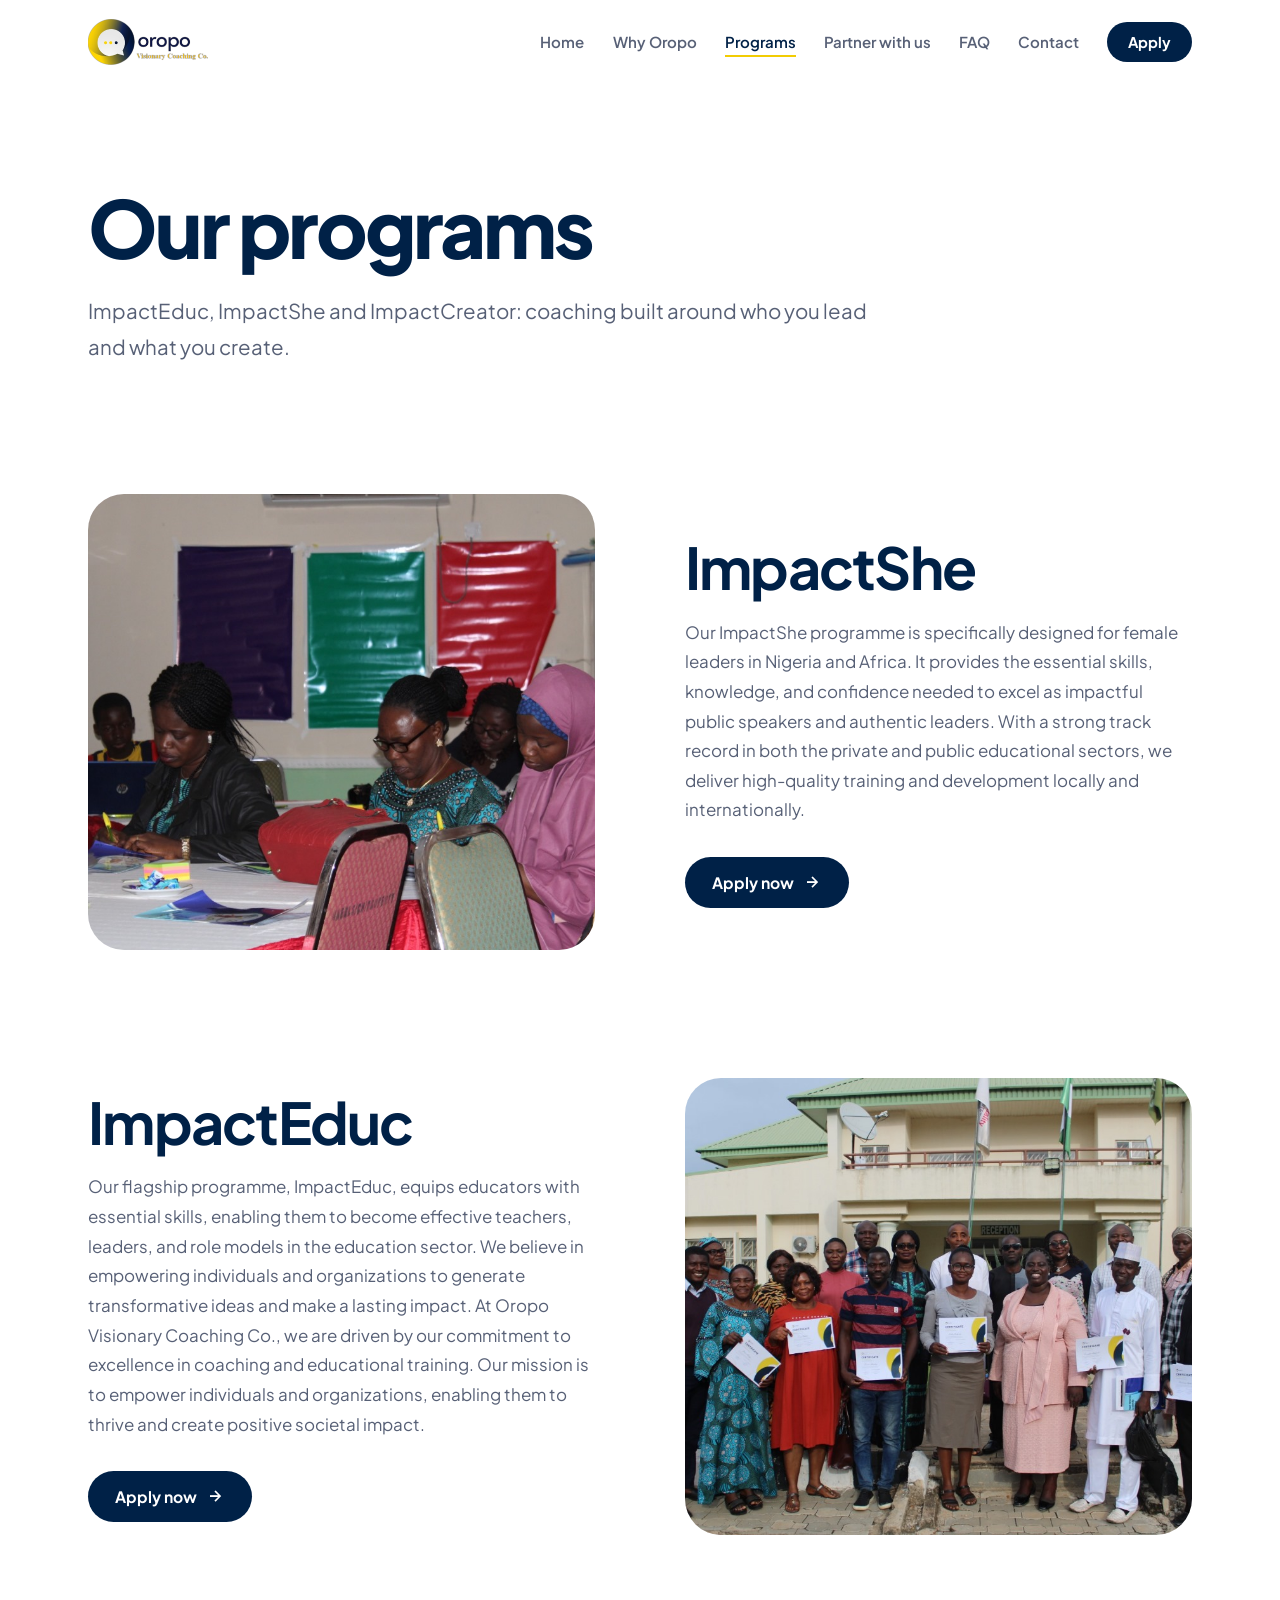
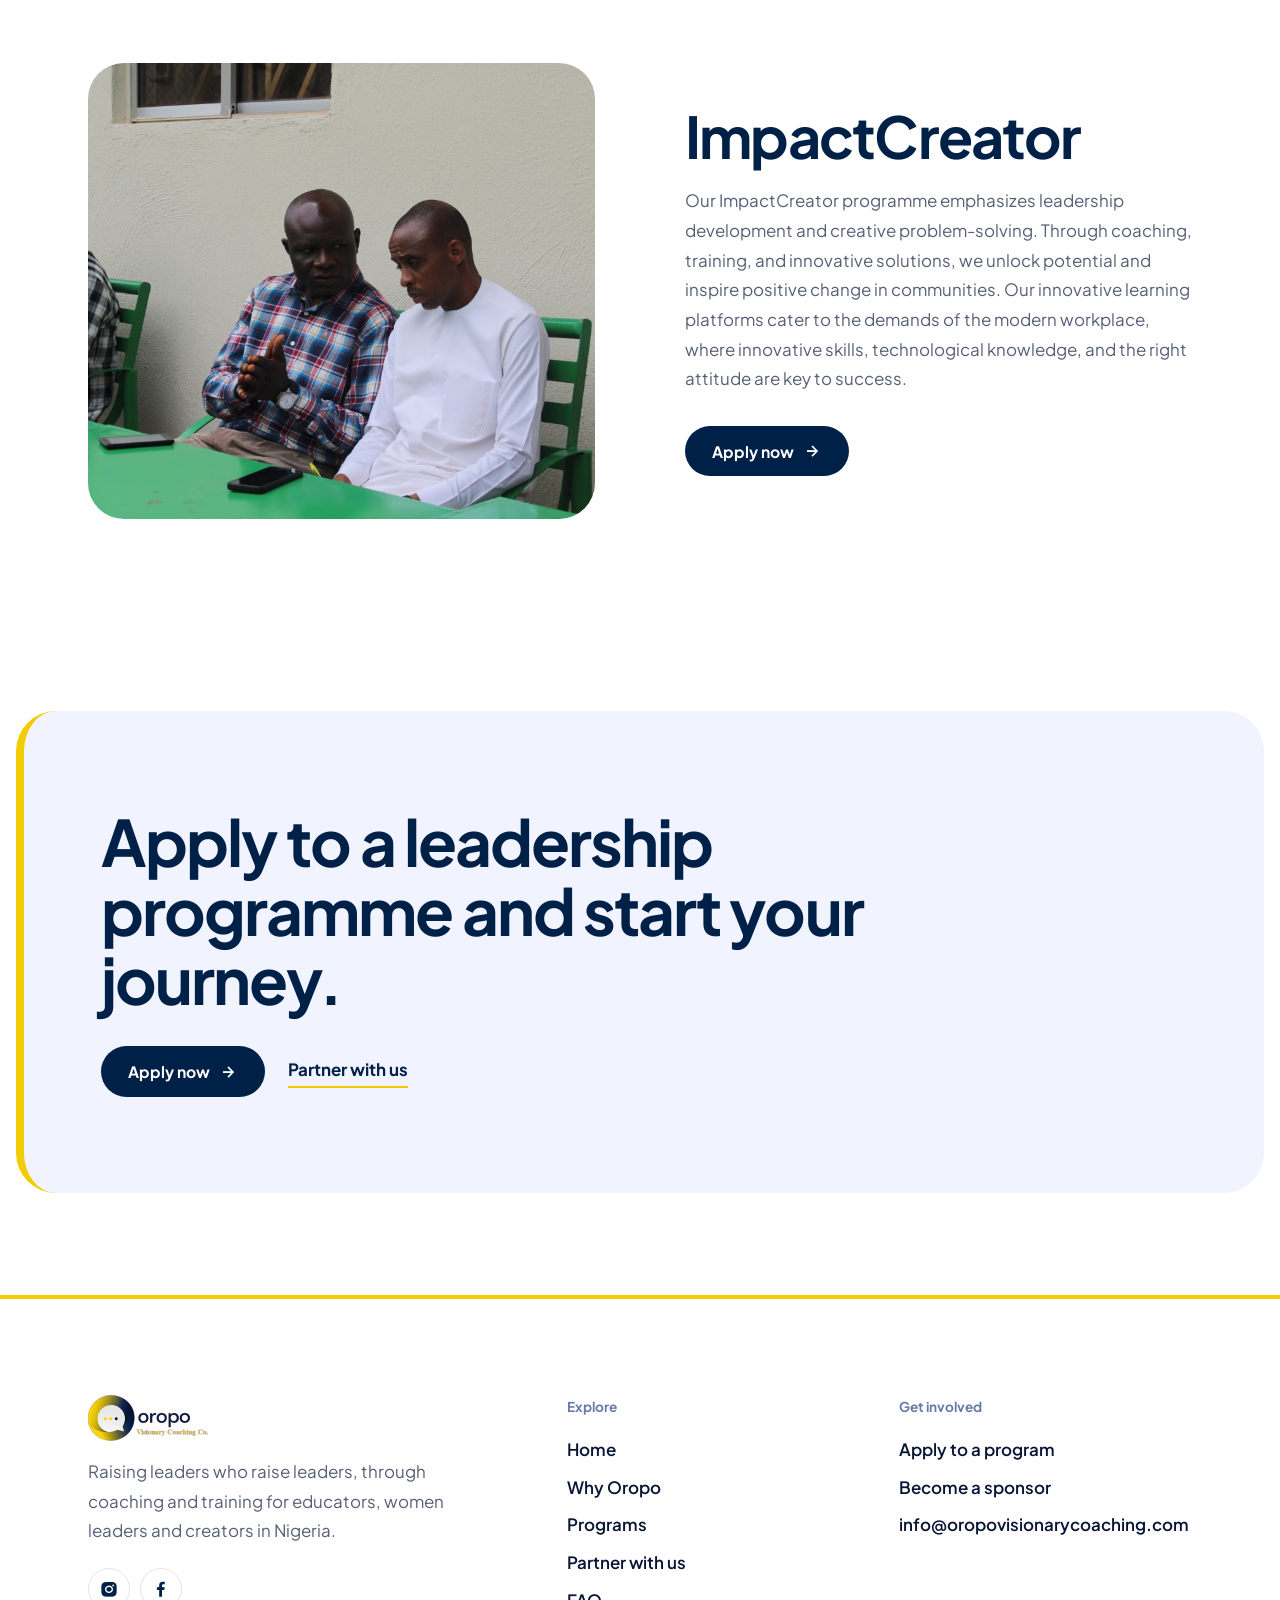
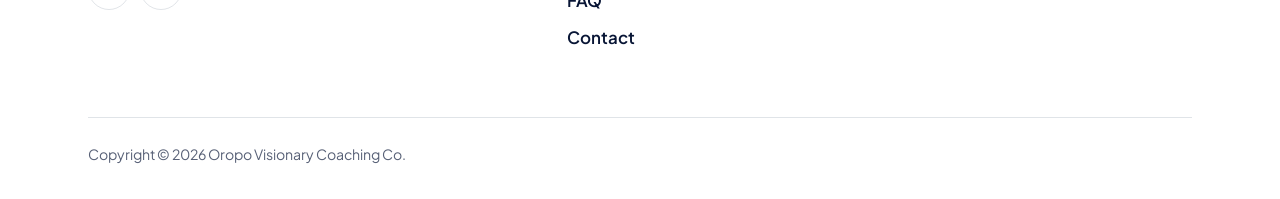
<file: files/public_html_clean/OurPrograms.html>
<!DOCTYPE html><html lang="en"><head><meta charset="UTF-8"><meta name="viewport" content="width=device-width,initial-scale=1"><title>Programs | Oropo Visionary Coaching Co.</title><meta name="description" content="ImpactShe, ImpactEduc and ImpactCreator coaching programs."><link rel="icon" href="./images/Logo2.png">
<link rel="preconnect" href="https://fonts.googleapis.com"><link rel="preconnect" href="https://fonts.gstatic.com" crossorigin><link href="https://fonts.googleapis.com/css2?family=Plus+Jakarta+Sans:wght@400;500;600;700;800&display=swap" rel="stylesheet">
<link href="https://unpkg.com/boxicons@2.1.2/css/boxicons.min.css" rel="stylesheet"><link rel="stylesheet" href="./CSS-Files/site.css"></head><body><header class="top"><div class="wrap bar"><a class="logo" href="./index.html"><img src="./images/Logo.png" alt="Oropo Visionary Coaching" width="120" height="46"></a><nav class="menu"><a href="./index.html">Home</a><a href="./AboutUs.html">Why Oropo</a><a href="./OurPrograms.html" aria-current="page">Programs</a><a href="./Partner.html">Partner with us</a><a href="./FAQ.html">FAQ</a><a href="./Contact.html">Contact</a><a class="btn" href="https://docs.google.com/forms/d/e/1FAIpQLScQ7tRC5-l1ZrqoNeNi14aNtoZD_UkDstfKzjAW_ix3KLH5AQ/viewform" target="_blank" rel="noopener">Apply</a></nav><button class="burger" aria-label="Menu" aria-expanded="false"><span></span><span></span></button></div></header><main><section class="phero"><div class="wrap"><h1 class="display">Our programs</h1><p class="lead">ImpactEduc, ImpactShe and ImpactCreator: coaching built around who you lead and what you create.</p></div></section><section class="wrap" style="padding-block:2rem 0"><div class="feat"><img src="./images/Participant3.jpg" alt="" loading="lazy"><div><h2>ImpactShe</h2><p>Our ImpactShe programme is specifically designed for female leaders in Nigeria and Africa. It provides the essential skills, knowledge, and confidence needed to excel as impactful public speakers and authentic leaders. With a strong track record in both the private and public educational sectors, we deliver high-quality training and development locally and internationally.</p><a class="btn" href="https://docs.google.com/forms/d/e/1FAIpQLScQ7tRC5-l1ZrqoNeNi14aNtoZD_UkDstfKzjAW_ix3KLH5AQ/viewform" target="_blank" rel="noopener">Apply now <i class="bx bx-right-arrow-alt"></i></a></div></div><div class="feat"><img src="./images/Grouppic5.jpg" alt="" loading="lazy"><div><h2>ImpactEduc</h2><p>Our flagship programme, ImpactEduc, equips educators with essential skills, enabling them to become effective teachers, leaders, and role models in the education sector. We believe in empowering individuals and organizations to generate transformative ideas and make a lasting impact. At Oropo Visionary Coaching Co., we are driven by our commitment to excellence in coaching and educational training. Our mission is to empower individuals and organizations, enabling them to thrive and create positive societal impact.</p><a class="btn" href="https://docs.google.com/forms/d/e/1FAIpQLScQ7tRC5-l1ZrqoNeNi14aNtoZD_UkDstfKzjAW_ix3KLH5AQ/viewform" target="_blank" rel="noopener">Apply now <i class="bx bx-right-arrow-alt"></i></a></div></div><div class="feat"><img src="./images/Participant.jpg" alt="" loading="lazy"><div><h2>ImpactCreator</h2><p>Our ImpactCreator programme emphasizes leadership development and creative problem-solving. Through coaching, training, and innovative solutions, we unlock potential and inspire positive change in communities. Our innovative learning platforms cater to the demands of the modern workplace, where innovative skills, technological knowledge, and the right attitude are key to success.</p><a class="btn" href="https://docs.google.com/forms/d/e/1FAIpQLScQ7tRC5-l1ZrqoNeNi14aNtoZD_UkDstfKzjAW_ix3KLH5AQ/viewform" target="_blank" rel="noopener">Apply now <i class="bx bx-right-arrow-alt"></i></a></div></div></section><section class="sec" style="padding-bottom:0"><div class="cta"><h2>Apply to a leadership programme and start your journey.</h2><div class="row"><a class="btn" href="https://docs.google.com/forms/d/e/1FAIpQLScQ7tRC5-l1ZrqoNeNi14aNtoZD_UkDstfKzjAW_ix3KLH5AQ/viewform" target="_blank" rel="noopener">Apply now <i class="bx bx-right-arrow-alt"></i></a><a class="tl" href="./Partner.html">Partner with us</a></div></div></section></main><footer class="foot"><div class="wrap"><div class="grid"><div><img src="./images/Logo.png" alt="Oropo Visionary Coaching" width="120" height="46"><p>Raising leaders who raise leaders, through coaching and training for educators, women leaders and creators in Nigeria.</p>
<div class="soc"><a href="https://www.instagram.com/oropo_ltd/" target="_blank" rel="noopener" aria-label="Instagram"><i class="bx bxl-instagram-alt"></i></a><a href="https://m.facebook.com/Oropovisionarycoachingco?__tn__=C" target="_blank" rel="noopener" aria-label="Facebook"><i class="bx bxl-facebook"></i></a></div></div>
<div><h4>Explore</h4><ul><li><a href="./index.html">Home</a></li><li><a href="./AboutUs.html">Why Oropo</a></li><li><a href="./OurPrograms.html">Programs</a></li><li><a href="./Partner.html">Partner with us</a></li><li><a href="./FAQ.html">FAQ</a></li><li><a href="./Contact.html">Contact</a></li></ul></div><div><h4>Get involved</h4><ul><li><a href="https://docs.google.com/forms/d/e/1FAIpQLScQ7tRC5-l1ZrqoNeNi14aNtoZD_UkDstfKzjAW_ix3KLH5AQ/viewform" target="_blank" rel="noopener">Apply to a program</a></li><li><a href="./Partner.html">Become a sponsor</a></li><li><a href="mailto:info@oropovisionarycoaching.com">info@oropovisionarycoaching.com</a></li></ul></div></div>
<small>Copyright © 2026 Oropo Visionary Coaching Co.</small></div></footer><script src="./JS-Files/site.js"></script></body></html>
</file>
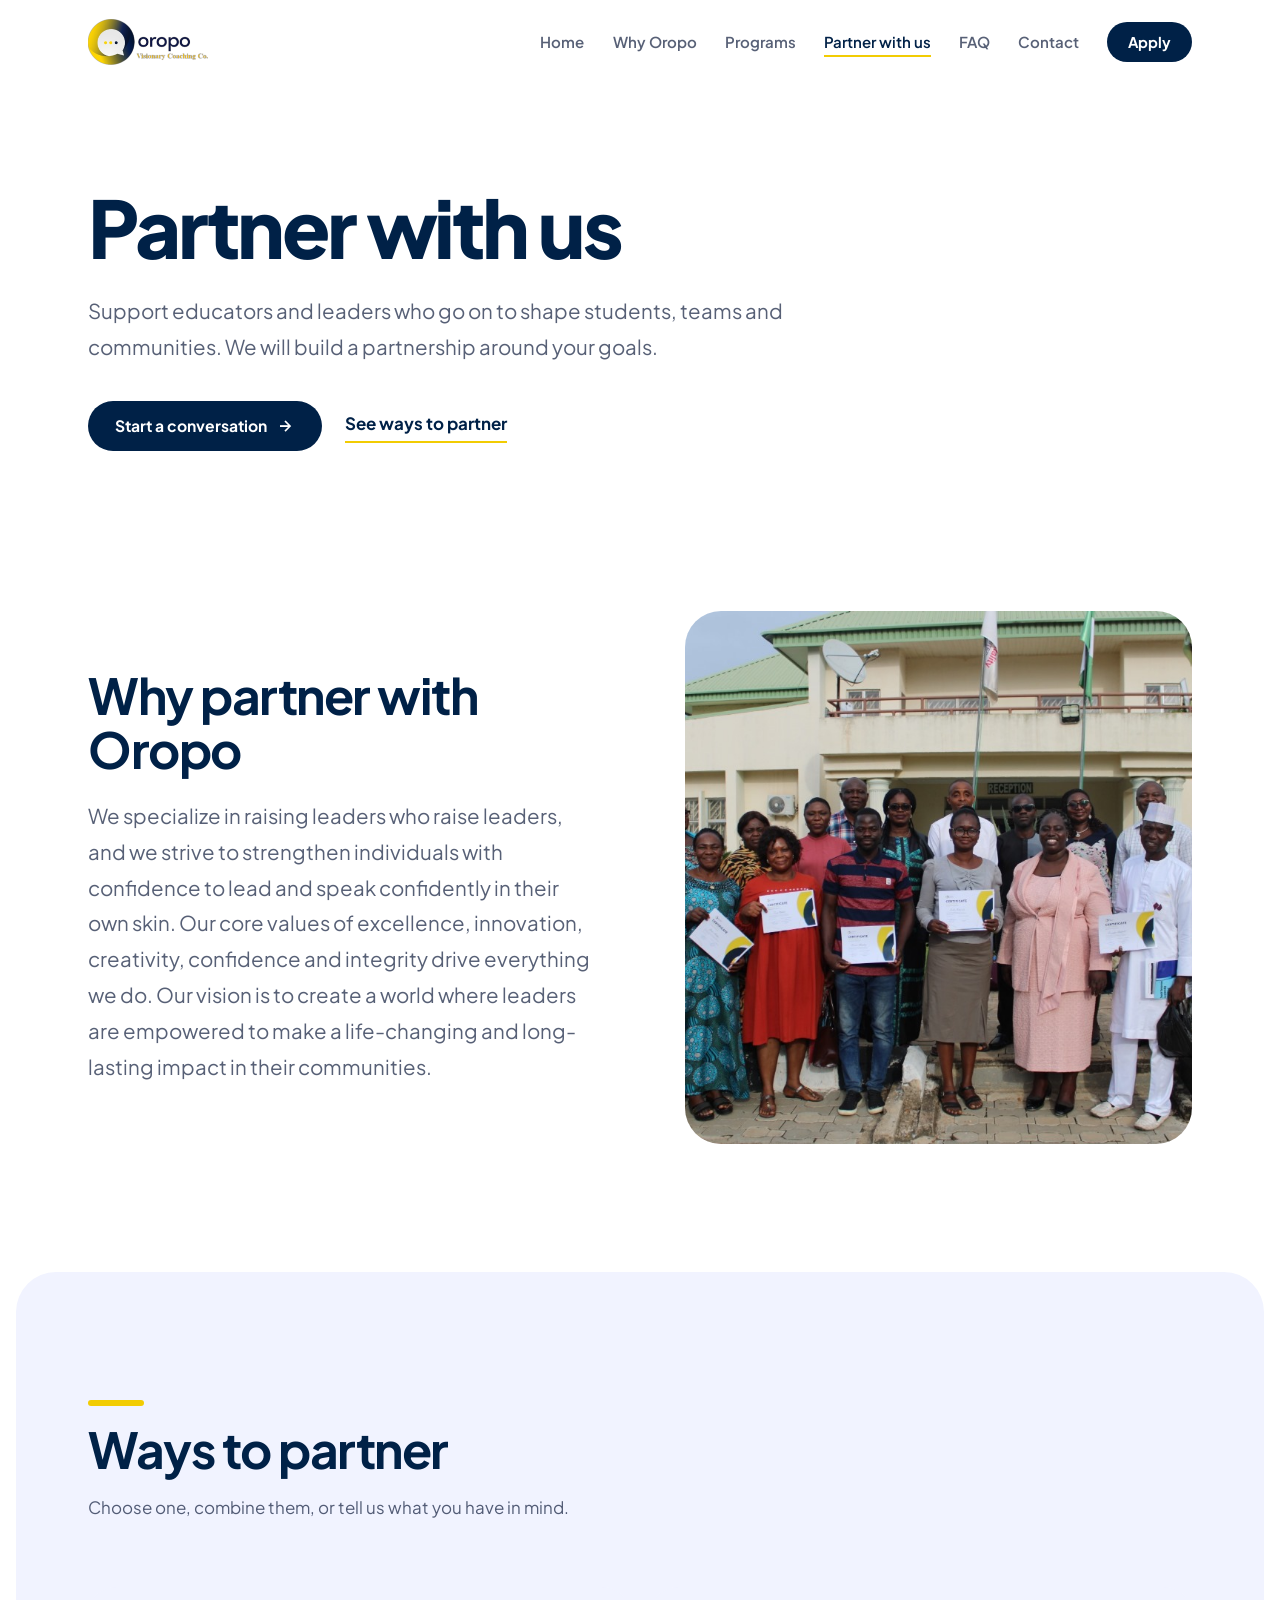
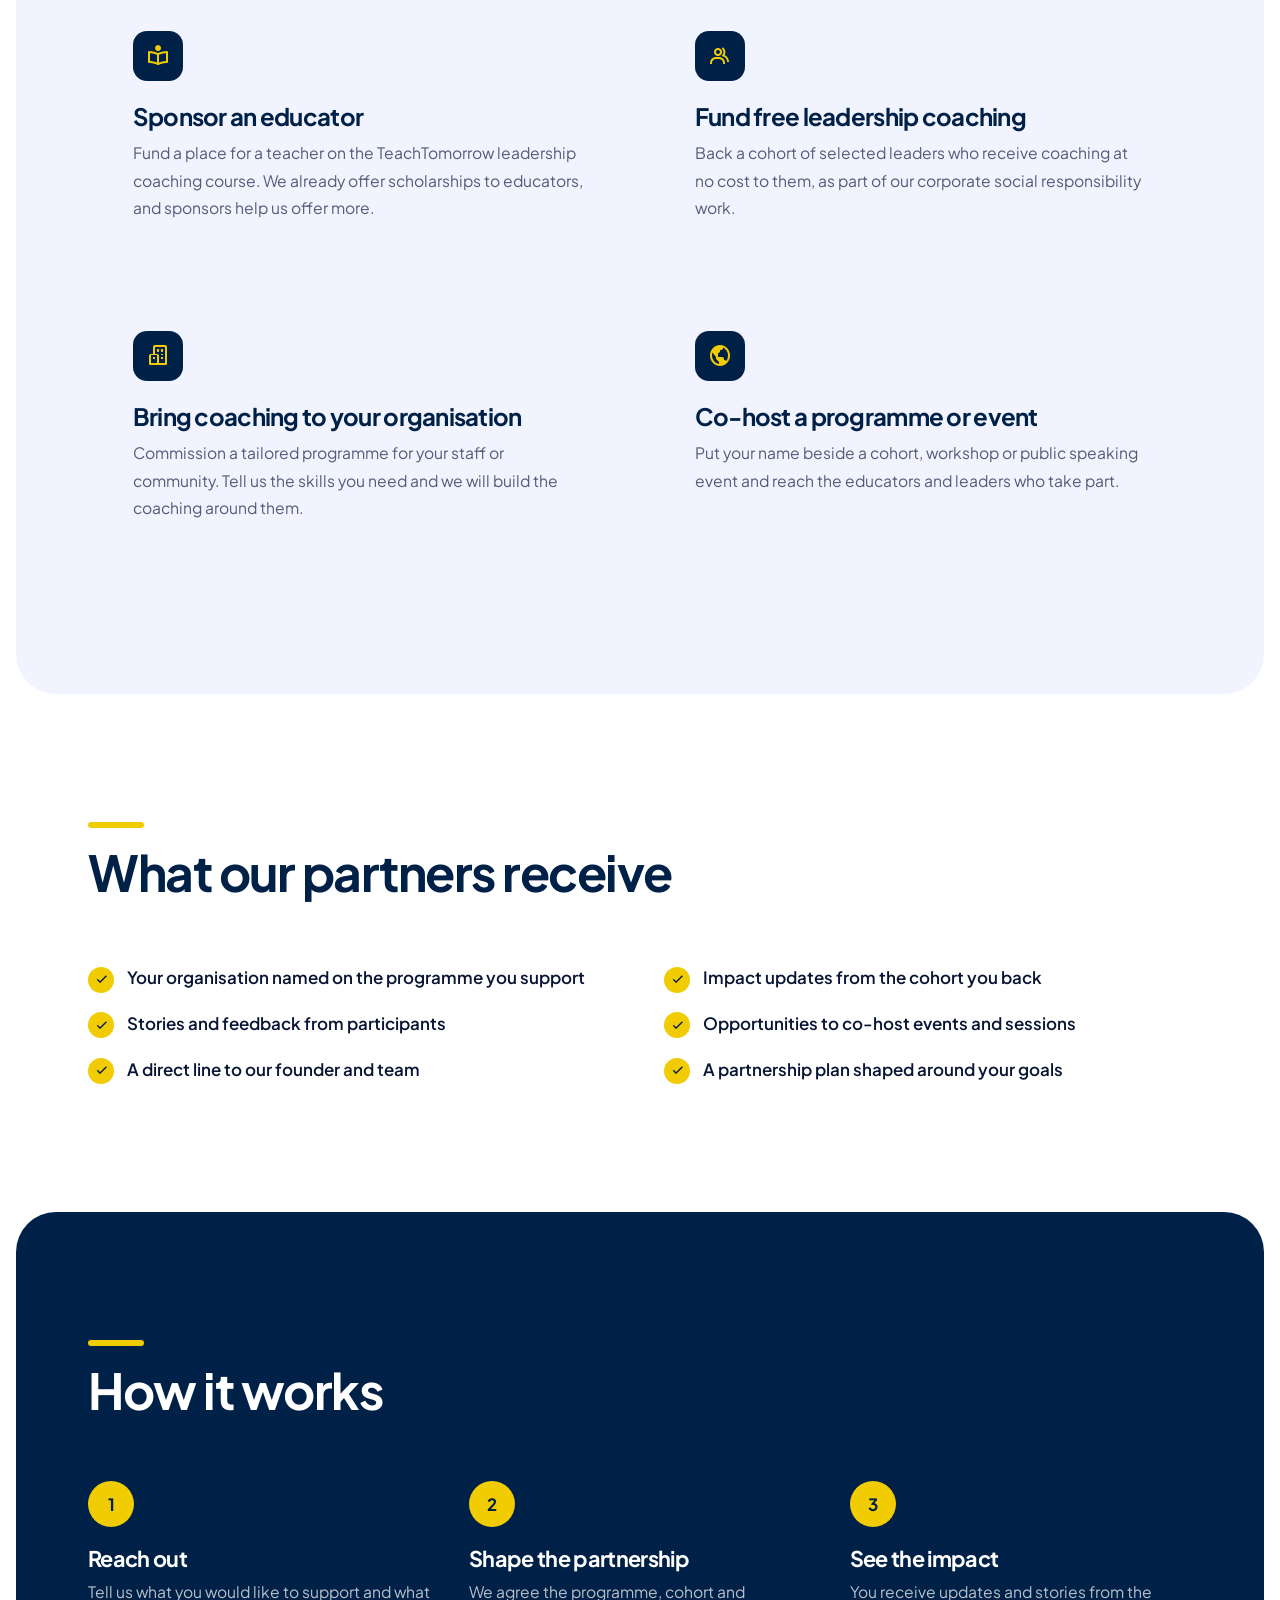
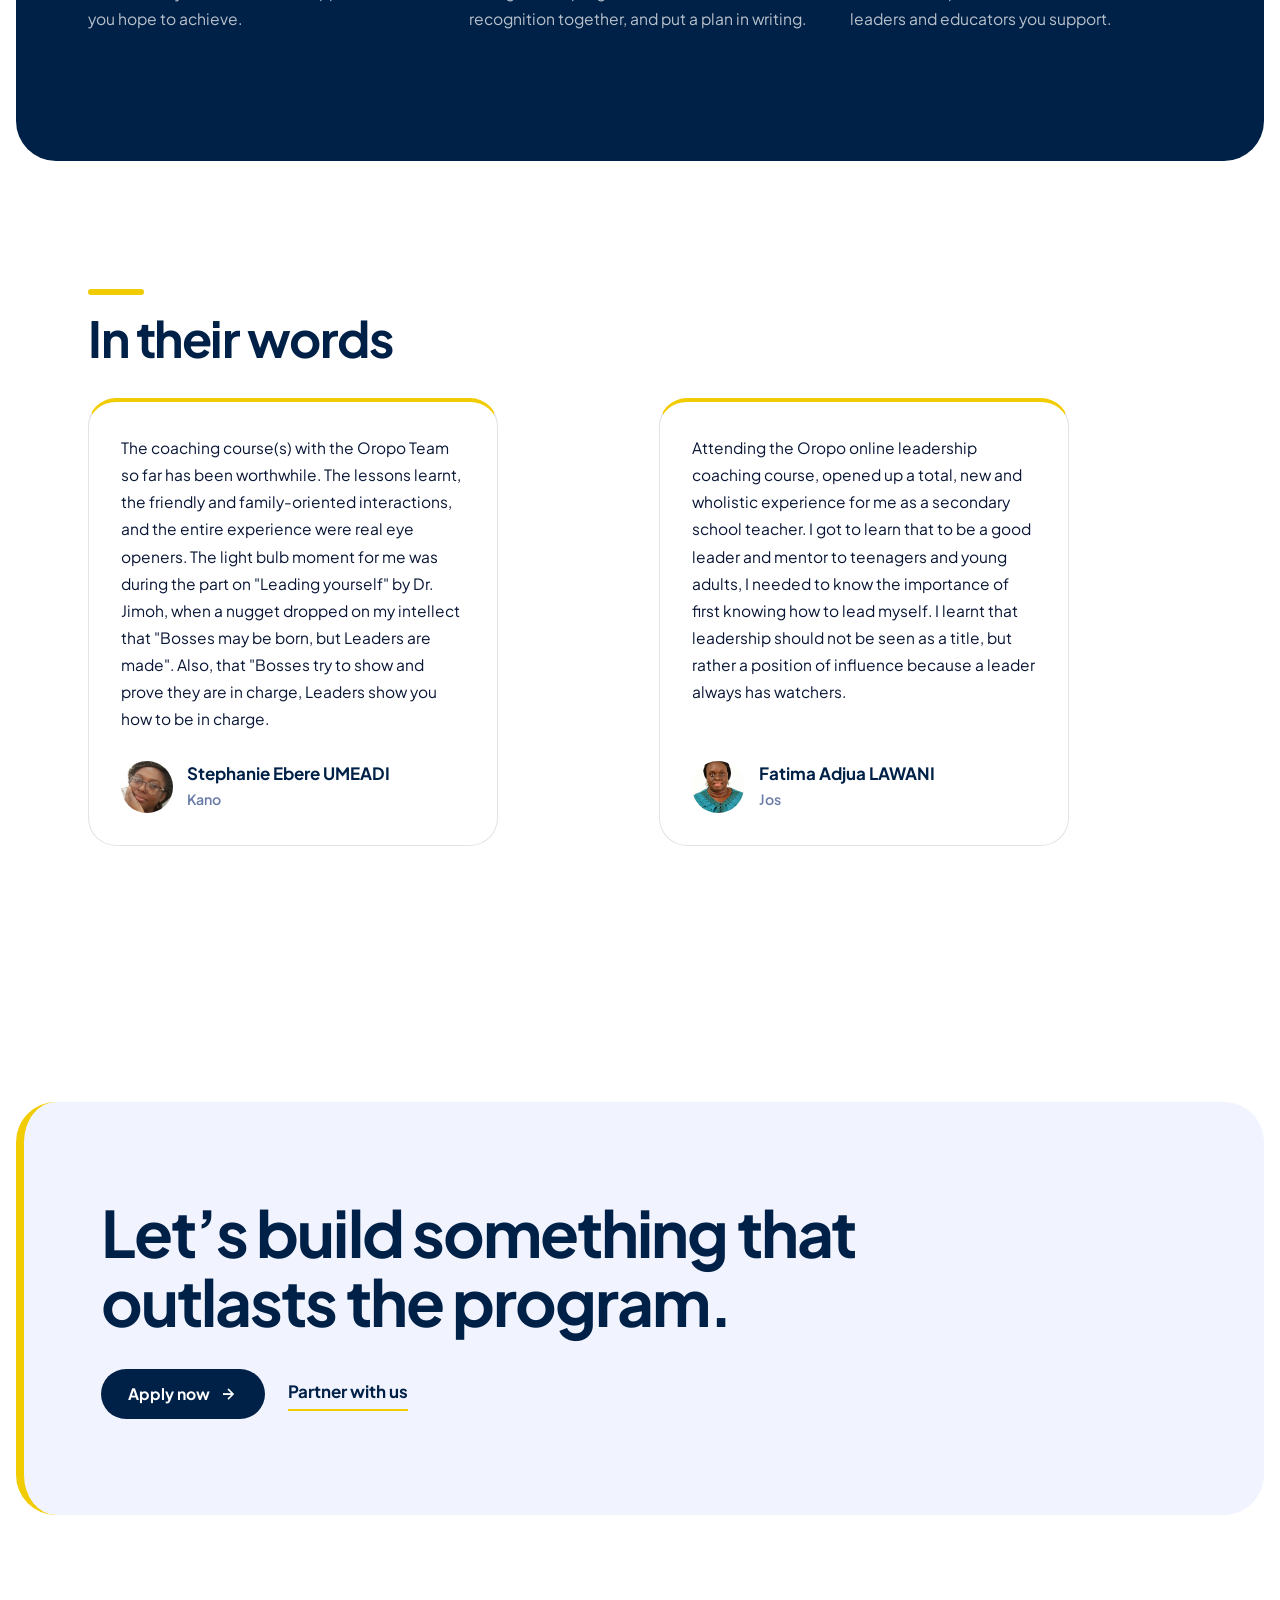
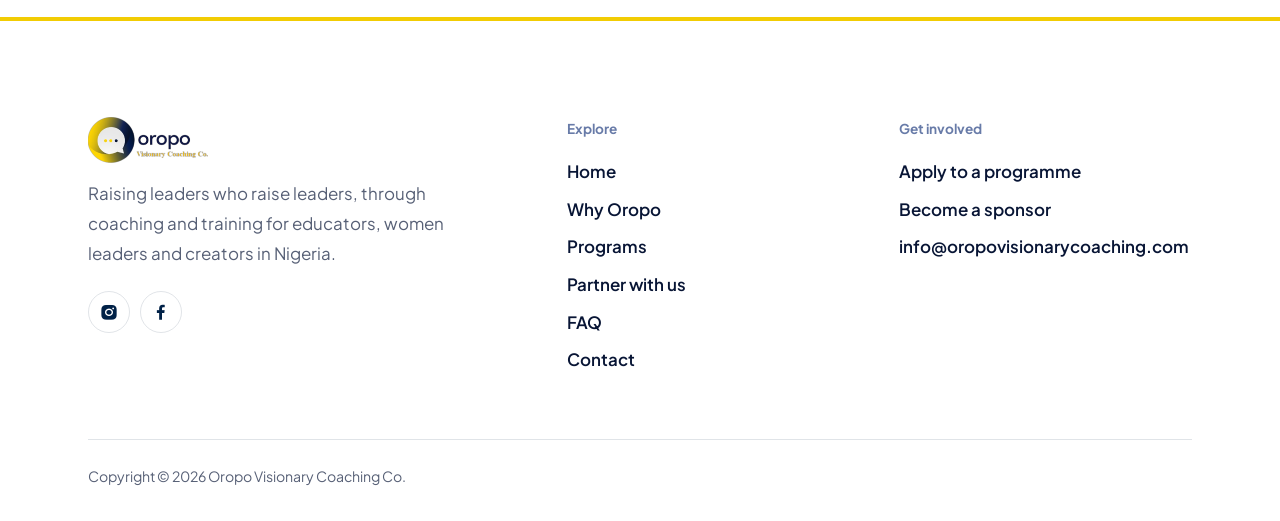
<file: files/public_html_clean/Partner.html>
<!DOCTYPE html><html lang="en"><head><meta charset="UTF-8"><meta name="viewport" content="width=device-width,initial-scale=1"><title>Partner with us | Oropo Visionary Coaching Co.</title><meta name="description" content="Sponsor educators and leaders with Oropo Visionary Coaching Co."><link rel="icon" href="./images/Logo2.png">
<link rel="preconnect" href="https://fonts.googleapis.com"><link rel="preconnect" href="https://fonts.gstatic.com" crossorigin><link href="https://fonts.googleapis.com/css2?family=Plus+Jakarta+Sans:wght@400;500;600;700;800&display=swap" rel="stylesheet">
<link href="https://unpkg.com/boxicons@2.1.2/css/boxicons.min.css" rel="stylesheet"><link rel="stylesheet" href="./CSS-Files/site.css"></head><body><header class="top"><div class="wrap bar"><a class="logo" href="./index.html"><img src="./images/Logo.png" alt="Oropo Visionary Coaching" width="120" height="46"></a><nav class="menu"><a href="./index.html">Home</a><a href="./AboutUs.html">Why Oropo</a><a href="./OurPrograms.html">Programs</a><a href="./Partner.html" aria-current="page">Partner with us</a><a href="./FAQ.html">FAQ</a><a href="./Contact.html">Contact</a><a class="btn" href="https://docs.google.com/forms/d/e/1FAIpQLScQ7tRC5-l1ZrqoNeNi14aNtoZD_UkDstfKzjAW_ix3KLH5AQ/viewform" target="_blank" rel="noopener">Apply</a></nav><button class="burger" aria-label="Menu" aria-expanded="false"><span></span><span></span></button></div></header><main><section class="phero"><div class="wrap"><h1 class="display">Partner with us</h1><p class="lead">Support educators and leaders who go on to shape students, teams and communities. We will build a partnership around your goals.</p><div class="row" style="margin-top:2.2rem"><a class="btn" href="./PartnerForm.html">Start a conversation <i class="bx bx-right-arrow-alt"></i></a><a class="tl" href="#ways">See ways to partner</a></div></div></section>
<section class="sec wrap"><div class="split"><div><h2 class="h2">Why partner with Oropo</h2><p class="lead" style="margin-top:1.4rem">We specialize in raising leaders who raise leaders, and we strive to strengthen individuals with confidence to lead and speak confidently in their own skin. Our core values of excellence, innovation, creativity, confidence and integrity drive everything we do. Our vision is to create a world where leaders are empowered to make a life-changing and long-lasting impact in their communities.</p></div><img src="./images/Grouppic5.jpg" alt="Oropo participants" loading="lazy"></div></section>
<section class="sec tint" id="ways"><div class="wrap"><div class="head"><h2 class="h2">Ways to partner</h2><p>Choose one, combine them, or tell us what you have in mind.</p></div><div class="waycards"><article class="way"><i class="bx bx-book-reader"></i><h3>Sponsor an educator</h3><p>Fund a place for a teacher on the TeachTomorrow leadership coaching course. We already offer scholarships to educators, and sponsors help us offer more.</p></article><article class="way"><i class="bx bx-group"></i><h3>Fund free leadership coaching</h3><p>Back a cohort of selected leaders who receive coaching at no cost to them, as part of our corporate social responsibility work.</p></article><article class="way"><i class="bx bx-buildings"></i><h3>Bring coaching to your organisation</h3><p>Commission a tailored programme for your staff or community. Tell us the skills you need and we will build the coaching around them.</p></article><article class="way"><i class="bx bx-world"></i><h3>Co-host a programme or event</h3><p>Put your name beside a cohort, workshop or public speaking event and reach the educators and leaders who take part.</p></article></div></div></section>
<section class="sec wrap"><div class="head"><h2 class="h2">What our partners receive</h2></div><ul class="gets"><li><i class="bx bx-check"></i>Your organisation named on the programme you support</li><li><i class="bx bx-check"></i>Impact updates from the cohort you back</li><li><i class="bx bx-check"></i>Stories and feedback from participants</li><li><i class="bx bx-check"></i>Opportunities to co-host events and sessions</li><li><i class="bx bx-check"></i>A direct line to our founder and team</li><li><i class="bx bx-check"></i>A partnership plan shaped around your goals</li></ul></section>
<section class="sec dark" style="margin-top:0"><div class="wrap"><div class="head"><h2 class="h2">How it works</h2></div><div class="steps"><div class="step"><b>1</b><h3 style="color:#fff">Reach out</h3><p style="color:rgba(255,255,255,.72)">Tell us what you would like to support and what you hope to achieve.</p></div><div class="step"><b>2</b><h3 style="color:#fff">Shape the partnership</h3><p style="color:rgba(255,255,255,.72)">We agree the programme, cohort and recognition together, and put a plan in writing.</p></div><div class="step"><b>3</b><h3 style="color:#fff">See the impact</h3><p style="color:rgba(255,255,255,.72)">You receive updates and stories from the leaders and educators you support.</p></div></div></div></section>
<section class="sec wrap"><div class="scrollhead" style="margin-bottom:2rem"><h2 class="h2">In their words</h2></div><div class="cols" style="grid-template-columns:repeat(2,1fr)"><figure class="quote"><p>The coaching course(s) with the Oropo Team so far has been worthwhile. The lessons learnt, the friendly and family-oriented interactions, and the entire experience were real eye openers. The light bulb moment for me was during the part on "Leading yourself" by Dr. Jimoh, when a nugget dropped on my intellect that "Bosses may be born, but Leaders are made". Also, that "Bosses try to show and prove they are in charge, Leaders show you how to be in charge.</p><figcaption class="who"><img src="./images/Newpics/Picture3.png" alt="" loading="lazy"><span><b>Stephanie Ebere UMEADI</b><small>Kano</small></span></figcaption></figure><figure class="quote"><p>Attending the Oropo online leadership coaching course, opened up a total, new and wholistic experience for me as a secondary school teacher. I got to learn that to be a good leader and mentor to teenagers and young adults, I needed to know the importance of first knowing how to lead myself. I learnt that leadership should not be seen as a title, but rather a position of influence because a leader always has watchers.</p><figcaption class="who"><img src="./images/Newpics/Picture4.png" alt="" loading="lazy"><span><b>Fatima Adjua LAWANI</b><small>Jos</small></span></figcaption></figure></div></section>
<section class="sec" style="padding-bottom:0"><div class="cta"><h2>Let’s build something that outlasts the program.</h2><div class="row"><a class="btn" href="https://docs.google.com/forms/d/e/1FAIpQLScQ7tRC5-l1ZrqoNeNi14aNtoZD_UkDstfKzjAW_ix3KLH5AQ/viewform" target="_blank" rel="noopener">Apply now <i class="bx bx-right-arrow-alt"></i></a><a class="tl" href="./Partner.html">Partner with us</a></div></div></section></main><footer class="foot"><div class="wrap"><div class="grid"><div><img src="./images/Logo.png" alt="Oropo Visionary Coaching" width="120" height="46"><p>Raising leaders who raise leaders, through coaching and training for educators, women leaders and creators in Nigeria.</p>
<div class="soc"><a href="https://www.instagram.com/oropo_ltd/" target="_blank" rel="noopener" aria-label="Instagram"><i class="bx bxl-instagram-alt"></i></a><a href="https://m.facebook.com/Oropovisionarycoachingco?__tn__=C" target="_blank" rel="noopener" aria-label="Facebook"><i class="bx bxl-facebook"></i></a></div></div>
<div><h4>Explore</h4><ul><li><a href="./index.html">Home</a></li><li><a href="./AboutUs.html">Why Oropo</a></li><li><a href="./OurPrograms.html">Programs</a></li><li><a href="./Partner.html">Partner with us</a></li><li><a href="./FAQ.html">FAQ</a></li><li><a href="./Contact.html">Contact</a></li></ul></div><div><h4>Get involved</h4><ul><li><a href="https://docs.google.com/forms/d/e/1FAIpQLScQ7tRC5-l1ZrqoNeNi14aNtoZD_UkDstfKzjAW_ix3KLH5AQ/viewform" target="_blank" rel="noopener">Apply to a programme</a></li><li><a href="./Partner.html">Become a sponsor</a></li><li><a href="mailto:info@oropovisionarycoaching.com">info@oropovisionarycoaching.com</a></li></ul></div></div>
<small>Copyright © 2026 Oropo Visionary Coaching Co.</small></div></footer><script src="./JS-Files/site.js"></script></body></html>
</file>
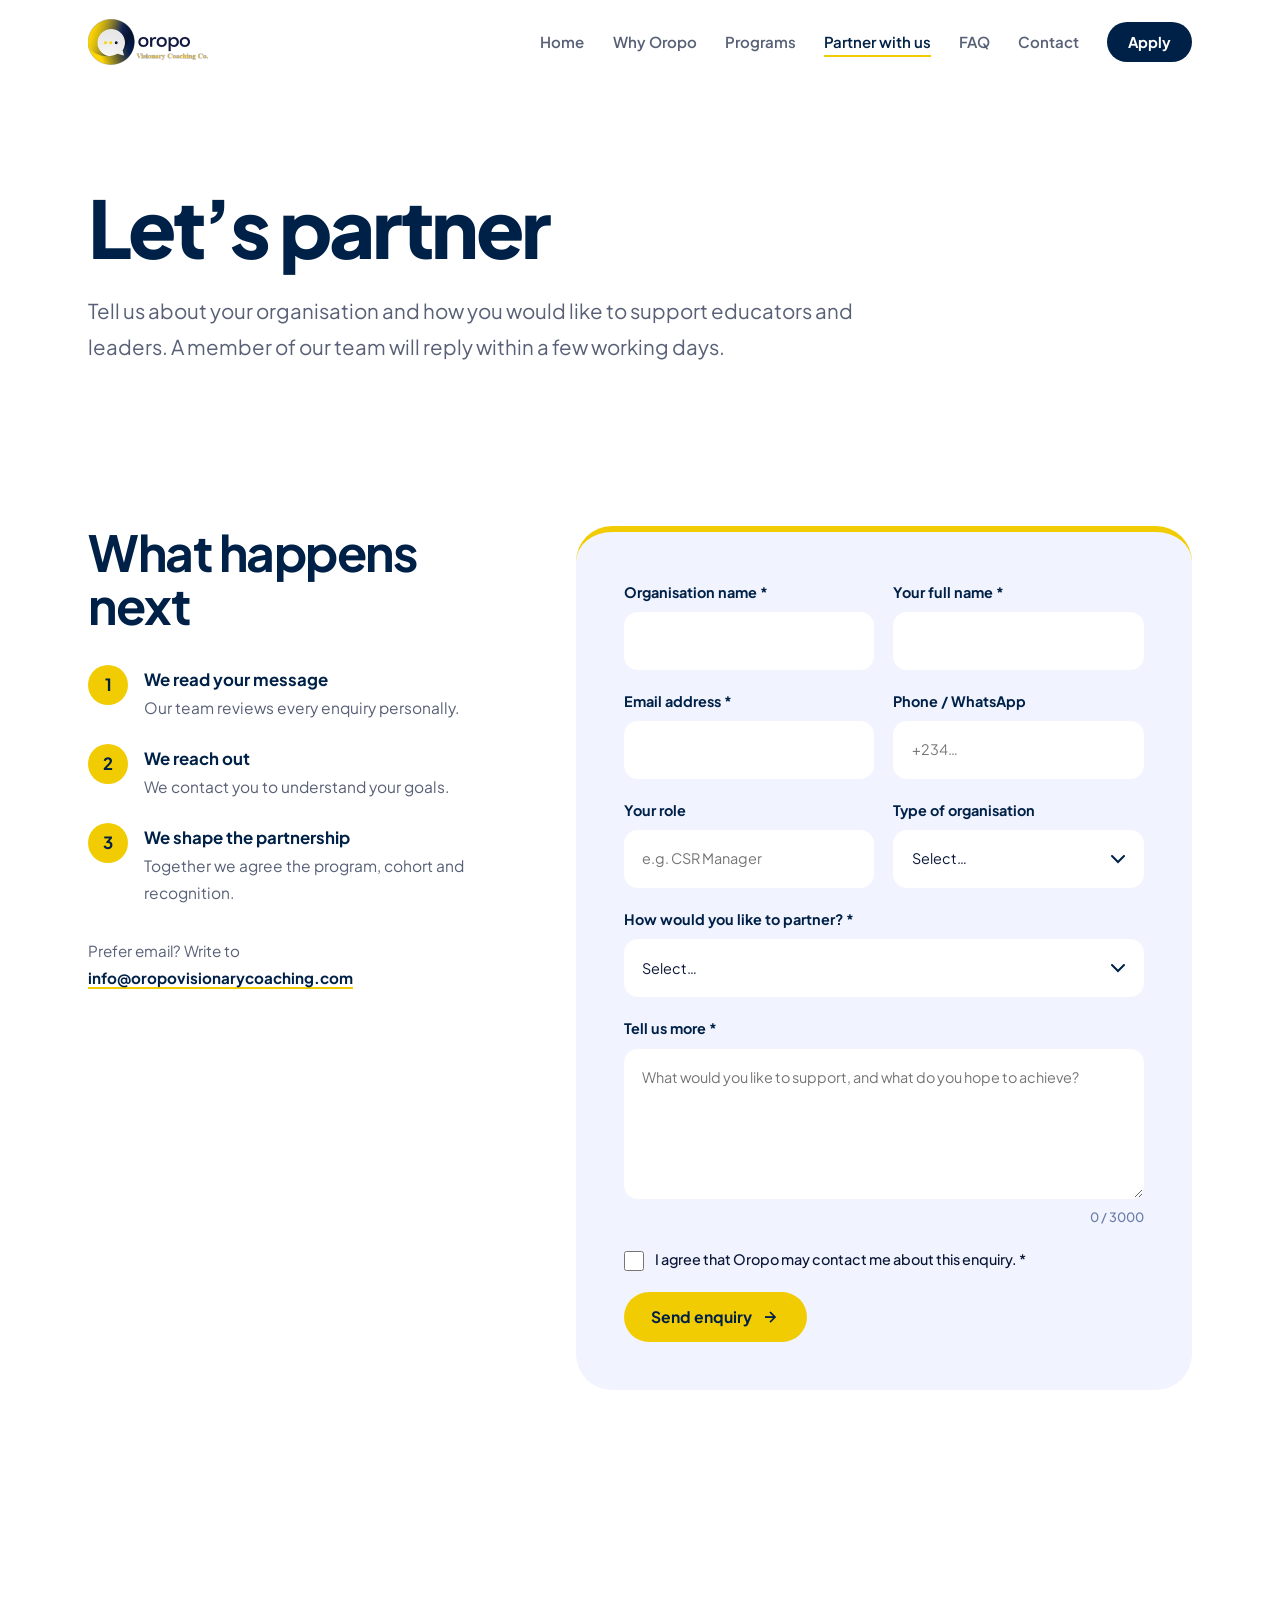
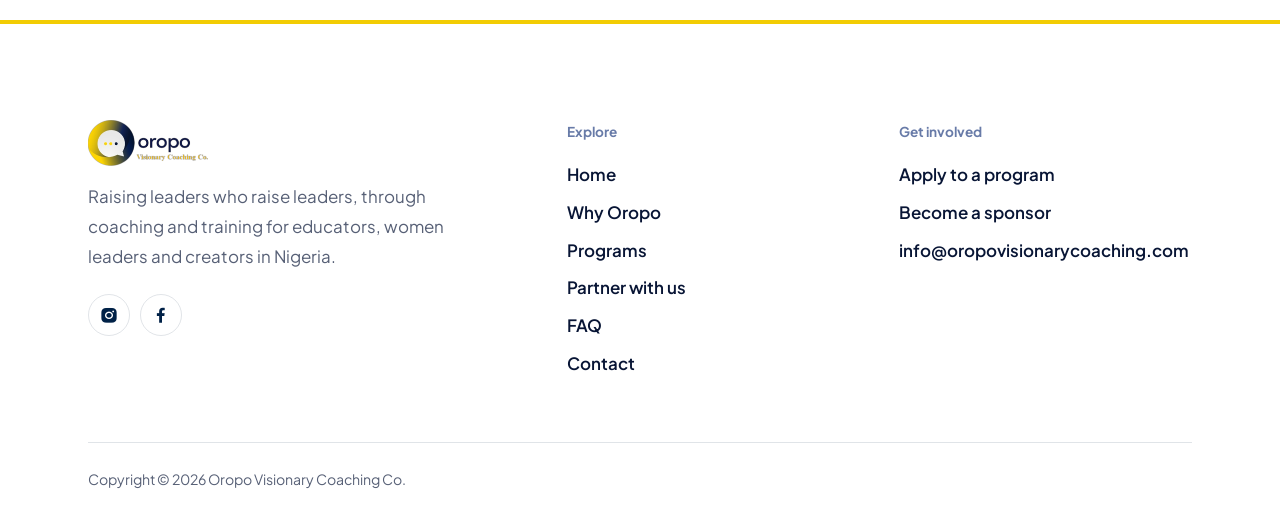
<file: files/public_html_clean/PartnerForm.html>
<!DOCTYPE html><html lang="en"><head><meta charset="UTF-8"><meta name="viewport" content="width=device-width,initial-scale=1"><title>Partner enquiry | Oropo Visionary Coaching Co.</title><meta name="description" content="Tell us how you would like to partner with Oropo Visionary Coaching Co. and we will get back to you."><link rel="icon" href="./images/Logo2.png">
<link rel="preconnect" href="https://fonts.googleapis.com"><link rel="preconnect" href="https://fonts.gstatic.com" crossorigin><link href="https://fonts.googleapis.com/css2?family=Plus+Jakarta+Sans:wght@400;500;600;700;800&display=swap" rel="stylesheet">
<link href="https://unpkg.com/boxicons@2.1.2/css/boxicons.min.css" rel="stylesheet"><link rel="stylesheet" href="./CSS-Files/site.css"><link rel="stylesheet" href="./CSS-Files/partner-form.css"></head><body><header class="top"><div class="wrap bar"><a class="logo" href="./index.html"><img src="./images/Logo.png" alt="Oropo Visionary Coaching" width="120" height="46"></a><nav class="menu"><a href="./index.html">Home</a><a href="./AboutUs.html">Why Oropo</a><a href="./OurPrograms.html">Programs</a><a href="./Partner.html" aria-current="page">Partner with us</a><a href="./FAQ.html">FAQ</a><a href="./Contact.html">Contact</a><a class="btn" href="https://docs.google.com/forms/d/e/1FAIpQLScQ7tRC5-l1ZrqoNeNi14aNtoZD_UkDstfKzjAW_ix3KLH5AQ/viewform" target="_blank" rel="noopener">Apply</a></nav><button class="burger" aria-label="Menu" aria-expanded="false"><span></span><span></span></button></div></header><main><section class="phero"><div class="wrap"><h1 class="display">Let’s partner</h1><p class="lead">Tell us about your organisation and how you would like to support educators and leaders. A member of our team will reply within a few working days.</p></div></section>
<section class="sec wrap pf-sec"><div class="pf-grid"><aside class="pf-side"><h2 class="h2">What happens next</h2><ol class="pf-steps"><li><b>1</b><span><strong>We read your message</strong>Our team reviews every enquiry personally.</span></li><li><b>2</b><span><strong>We reach out</strong>We contact you to understand your goals.</span></li><li><b>3</b><span><strong>We shape the partnership</strong>Together we agree the program, cohort and recognition.</span></li></ol><p class="pf-alt">Prefer email? Write to <a href="mailto:info@oropovisionarycoaching.com">info@oropovisionarycoaching.com</a></p></aside>
<div class="formbox pf-box"><form id="partnerForm" novalidate autocomplete="on">
<label>Organisation name *<input type="text" id="organisation" name="organisation" required maxlength="120" autocomplete="organization"></label>
<label>Your full name *<input type="text" id="name" name="name" required maxlength="100" autocomplete="name"></label>
<label>Email address *<input type="email" id="email" name="email" required maxlength="120" autocomplete="email"></label>
<label>Phone / WhatsApp<input type="tel" id="phone" name="phone" maxlength="30" autocomplete="tel" placeholder="+234…"></label>
<label>Your role<input type="text" id="role" name="role" maxlength="100" autocomplete="organization-title" placeholder="e.g. CSR Manager"></label>
<label>Type of organisation<select id="orgType" name="orgType"><option value="">Select…</option><option>Company / business</option><option>NGO / foundation</option><option>School / educational institution</option><option>Government agency</option><option>Faith-based organisation</option><option>Individual donor</option><option>Other</option></select></label>
<label class="full">How would you like to partner? *<select id="interest" name="interest" required><option value="">Select…</option><option>Sponsor an educator</option><option>Fund free leadership coaching</option><option>Bring coaching to my organisation</option><option>Co-host a program or event</option><option>Something else / not sure yet</option></select></label>
<label class="full">Tell us more *<textarea id="message" name="message" required maxlength="3000" placeholder="What would you like to support, and what do you hope to achieve?"></textarea><span class="pf-count" id="pfCount" aria-live="polite">0 / 3000</span></label>
<div class="pf-hp" aria-hidden="true"><label>Leave this empty<input type="text" id="website" name="website" tabindex="-1" autocomplete="off"></label></div>
<label class="pf-check full"><input type="checkbox" id="consent" name="consent" required><span>I agree that Oropo may contact me about this enquiry. *</span></label>
<div class="full pf-actions"><button class="btn y" type="submit" id="pfSubmit"><span class="pf-label">Send enquiry</span><i class="bx bx-right-arrow-alt"></i></button><p class="pf-status" id="pfStatus" role="status" aria-live="polite"></p></div>
</form>
<div class="pf-done" id="pfDone" hidden><i class="bx bx-check-circle"></i><h3>Thank you!</h3><p>Your enquiry has been received. We will be in touch soon.</p><button class="btn" type="button" id="pfAgain">Send another enquiry</button></div></div></div></section></main><footer class="foot"><div class="wrap"><div class="grid"><div><img src="./images/Logo.png" alt="Oropo Visionary Coaching" width="120" height="46"><p>Raising leaders who raise leaders, through coaching and training for educators, women leaders and creators in Nigeria.</p>
<div class="soc"><a href="https://www.instagram.com/oropo_ltd/" target="_blank" rel="noopener" aria-label="Instagram"><i class="bx bxl-instagram-alt"></i></a><a href="https://m.facebook.com/Oropovisionarycoachingco?__tn__=C" target="_blank" rel="noopener" aria-label="Facebook"><i class="bx bxl-facebook"></i></a></div></div>
<div><h4>Explore</h4><ul><li><a href="./index.html">Home</a></li><li><a href="./AboutUs.html">Why Oropo</a></li><li><a href="./OurPrograms.html">Programs</a></li><li><a href="./Partner.html">Partner with us</a></li><li><a href="./FAQ.html">FAQ</a></li><li><a href="./Contact.html">Contact</a></li></ul></div><div><h4>Get involved</h4><ul><li><a href="https://docs.google.com/forms/d/e/1FAIpQLScQ7tRC5-l1ZrqoNeNi14aNtoZD_UkDstfKzjAW_ix3KLH5AQ/viewform" target="_blank" rel="noopener">Apply to a program</a></li><li><a href="./Partner.html">Become a sponsor</a></li><li><a href="mailto:info@oropovisionarycoaching.com">info@oropovisionarycoaching.com</a></li></ul></div></div>
<small>Copyright © 2026 Oropo Visionary Coaching Co.</small></div></footer><script src="./JS-Files/site.js"></script><script src="./JS-Files/partner-form.js"></script></body></html>
</file>
<file: files/public_html_clean/CSS-Files/site.css>
/* Oropo Visionary Coaching Co. - v4: clean, spacious. Palette unchanged. */
:root{--navy:#002147;--yellow:#F2CC03;--mist:#687BA8;--base:#F1F3FF;--ink:#081535;--muted:rgba(8,21,53,.68);--line:rgba(0,33,71,.12);--font:"Plus Jakarta Sans",system-ui,sans-serif;--r:28px;--ease:cubic-bezier(.2,.7,.2,1)}
*{margin:0;padding:0;box-sizing:border-box}html{scroll-behavior:smooth}
body{font:400 1.06rem/1.75 var(--font);color:var(--ink);background:#fff;-webkit-font-smoothing:antialiased;overflow-x:hidden}
h1,h2,h3{font-weight:700;color:var(--navy);line-height:1.08;letter-spacing:-.03em}
a{color:inherit;text-decoration:none}ul{list-style:none}img{display:block;max-width:100%}
:focus-visible{outline:3px solid var(--yellow);outline-offset:3px;box-shadow:0 0 0 6px var(--navy)}
.wrap{max-width:1200px;margin-inline:auto;padding-inline:clamp(1.25rem,5vw,3rem)}
.sec{padding-block:clamp(4.5rem,10vw,9rem)}
.display{font-size:clamp(2.7rem,6.2vw,5.2rem);line-height:1.02;letter-spacing:-.04em;font-weight:800}
.h2{font-size:clamp(2rem,4vw,3.1rem)}.lead{font-size:clamp(1.1rem,1.6vw,1.28rem);color:var(--muted);max-width:52ch}
.btn{display:inline-flex;align-items:center;gap:.5rem;padding:.95rem 1.7rem;border-radius:99px;font:700 .98rem var(--font);background:var(--navy);color:#fff;border:0;cursor:pointer;transition:transform .3s var(--ease),background .3s,box-shadow .3s}
.btn:hover{transform:translateY(-2px);box-shadow:0 14px 30px rgba(0,33,71,.22)}.btn i{font-size:1.25rem}
.btn.y{background:var(--yellow);color:var(--navy)}.btn.y:hover{box-shadow:0 14px 30px rgba(242,204,3,.4)}
.tl{font-weight:700;color:var(--navy);border-bottom:2px solid var(--yellow);padding-bottom:2px;display:inline-flex;gap:.3rem;align-items:center}.dark .tl{color:#fff}
.row{display:flex;flex-wrap:wrap;gap:1.4rem;align-items:center}
.head{max-width:640px;margin-bottom:clamp(2.5rem,5vw,4rem)}.head p{color:var(--muted);margin-top:1rem}

.top{position:sticky;top:0;z-index:50;background:rgba(255,255,255,.92);backdrop-filter:blur(14px);border-bottom:1px solid transparent;transition:border-color .3s}
.top.scrolled{border-color:var(--line)}
.bar{display:flex;align-items:center;justify-content:space-between;gap:1.5rem;height:84px}.logo img{width:120px;height:auto}
.menu{display:flex;align-items:center;gap:clamp(1.1rem,2.2vw,2rem)}
.menu a:not(.btn){font-weight:600;font-size:.94rem;color:var(--muted);transition:color .2s}.menu a:not(.btn):hover,.menu a[aria-current]{color:var(--navy)}
.menu a[aria-current]{box-shadow:0 2px 0 var(--yellow)}.menu .btn{padding:.7rem 1.3rem;font-size:.92rem}
.burger{display:none;width:46px;height:46px;border-radius:50%;border:1px solid var(--line);background:#fff;cursor:pointer;position:relative;z-index:61}
.burger span{position:absolute;left:14px;right:14px;height:2px;background:var(--navy);transition:.3s}.burger span:first-child{top:18px}.burger span:last-child{top:26px}
.burger[aria-expanded=true] span:first-child{top:22px;transform:rotate(45deg)}.burger[aria-expanded=true] span:last-child{top:22px;transform:rotate(-45deg)}
@media(max-width:1020px){.burger{display:block}
.menu{position:fixed;inset:0;z-index:60;background:#fff;flex-direction:column;align-items:flex-start;justify-content:center;gap:.6rem;padding:6rem clamp(1.25rem,6vw,3rem) 3rem;opacity:0;visibility:hidden;transition:opacity .35s,visibility .35s}
.menu.open{opacity:1;visibility:visible}.menu a:not(.btn){font-size:clamp(1.8rem,7vw,2.6rem);font-weight:700;letter-spacing:-.03em;color:var(--navy)}.menu .btn{margin-top:1.2rem;font-size:1rem;padding:.95rem 1.7rem}}

.hero{padding-block:clamp(2.5rem,6vw,5rem) clamp(4rem,8vw,7rem)}
.hero .wrap{display:grid;grid-template-columns:1.05fr .95fr;gap:clamp(2.5rem,6vw,6rem);align-items:center}
.hero .lead{margin:1.6rem 0 2.4rem}
.shot{position:relative}.shot>img{width:100%;aspect-ratio:4/4.7;object-fit:cover;border-radius:36px;box-shadow:0 40px 80px rgba(0,33,71,.18)}
.float{position:absolute;left:-2rem;bottom:2.2rem;background:#fff;border-radius:20px;padding:1.1rem 1.4rem;box-shadow:0 20px 50px rgba(0,33,71,.18);display:flex;gap:.9rem;align-items:center;font-weight:700;font-size:.92rem;color:var(--navy);line-height:1.35}
.float i{display:grid;place-items:center;width:44px;height:44px;border-radius:50%;background:var(--yellow);font-size:1.4rem}.float small{display:block;font-weight:500;color:var(--muted)}
@media(max-width:900px){.hero .wrap{grid-template-columns:1fr}.float{left:1rem}}
.reach{border-block:1px solid var(--line);padding-block:1.6rem}.reach .wrap{display:flex;flex-wrap:wrap;justify-content:space-between;gap:.8rem 2.5rem;color:var(--muted);font-weight:600;font-size:.95rem}.reach b{color:var(--navy)}

.cols{display:grid;grid-template-columns:repeat(3,1fr);gap:clamp(1.5rem,3vw,2.5rem)}
.card img{width:100%;aspect-ratio:4/3;object-fit:cover;border-radius:var(--r);margin-bottom:1.5rem;transition:transform .6s var(--ease)}.card .im{overflow:hidden;border-radius:var(--r);margin-bottom:1.5rem}.card .im img{margin:0;border-radius:0}.card:hover img{transform:scale(1.04)}
.card h3{font-size:1.45rem;margin-bottom:.6rem}.card p{color:var(--muted);font-size:.98rem}
.prog{padding-top:1.6rem;border-top:3px solid var(--navy);display:flex;flex-direction:column;gap:1rem;align-items:flex-start}.prog h3{font-size:1.7rem}.prog p{color:var(--muted);font-size:.98rem;flex:1}
@media(max-width:860px){.cols{grid-template-columns:1fr;max-width:520px}}
.tint{background:var(--base);border-radius:40px;margin-inline:clamp(.5rem,1.5vw,1rem)}

.dark{background:var(--navy);color:#fff;border-radius:40px;margin-inline:clamp(.5rem,1.5vw,1rem)}.dark h2{color:#fff}.dark .lead,.dark .head p{color:rgba(255,255,255,.75)}
.sponsor{display:grid;grid-template-columns:1fr 1fr;gap:clamp(2.5rem,7vw,7rem);align-items:start}
.ways li{padding:1.5rem 0;border-top:1px solid rgba(255,255,255,.18)}.ways li:last-child{border-bottom:1px solid rgba(255,255,255,.18)}.ways h3{color:#fff;font-size:1.35rem;margin-bottom:.35rem}.ways p{color:rgba(255,255,255,.72);font-size:.97rem}
@media(max-width:860px){.sponsor{grid-template-columns:1fr}}

.split{display:grid;grid-template-columns:1fr 1fr;gap:clamp(2.5rem,7vw,6rem);align-items:center}.split>img{width:100%;aspect-ratio:1/1.05;object-fit:cover;border-radius:36px}
.tags{display:flex;flex-wrap:wrap;gap:.6rem;margin:1.6rem 0 2.2rem}.tags li{padding:.5rem 1.1rem;border-radius:99px;background:var(--base);font-weight:600;font-size:.92rem;color:var(--navy)}
@media(max-width:820px){.split{grid-template-columns:1fr}}

.scrollhead{display:flex;justify-content:space-between;align-items:end;gap:1rem;margin-bottom:2.5rem}
.arrows{display:flex;gap:.6rem}.arrows button{width:50px;height:50px;border-radius:50%;border:1px solid var(--line);background:#fff;font-size:1.5rem;color:var(--navy);cursor:pointer;transition:.25s}.arrows button:hover{background:var(--navy);color:#fff}
.scroller{display:flex;gap:1.25rem;overflow-x:auto;scroll-snap-type:x mandatory;padding:0 clamp(1.25rem,5vw,3rem) 1rem;scrollbar-width:none}.scroller::-webkit-scrollbar{display:none}.scroller>*{scroll-snap-align:start;flex:none}
.pic{width:clamp(270px,30vw,400px);aspect-ratio:4/5;object-fit:cover;border-radius:var(--r)}
.quote{width:clamp(290px,32vw,420px);background:#fff;border:1px solid var(--line);border-radius:var(--r);padding:2rem;display:flex;flex-direction:column;justify-content:space-between;gap:1.8rem}
.quote p{font-size:.97rem;color:var(--ink)}.who{display:flex;align-items:center;gap:.9rem}.who img{width:52px;height:52px;border-radius:50%;object-fit:cover}.who b{display:block;color:var(--navy);line-height:1.3}.who small{color:var(--mist);font-weight:600}

.cta{background:var(--base);border-radius:40px;margin-inline:clamp(.5rem,1.5vw,1rem);padding:clamp(3rem,8vw,6rem) clamp(1.5rem,6vw,6rem);display:grid;gap:2rem;justify-items:start}.cta h2{font-size:clamp(2.2rem,5vw,4rem);max-width:18ch}

.foot{padding-block:clamp(4rem,8vw,6rem) 2rem;margin-top:clamp(4rem,8vw,7rem)}
.foot .grid{display:grid;grid-template-columns:1.5fr 1fr 1fr;gap:2.5rem}.foot h4{font-size:.85rem;color:var(--mist);margin-bottom:1rem}.foot p{color:var(--muted);max-width:34ch;margin-top:1rem}
.foot li{margin-bottom:.5rem;font-weight:600}.foot li a:hover{color:var(--mist)}.foot .soc{display:flex;gap:.6rem;margin-top:1.4rem}.foot .soc a{display:grid;place-items:center;width:42px;height:42px;border-radius:50%;border:1px solid var(--line);font-size:1.25rem;color:var(--navy);transition:.25s}.foot .soc a:hover{background:var(--navy);color:#fff}
.foot small{display:block;margin-top:3.5rem;padding-top:1.5rem;border-top:1px solid var(--line);color:var(--muted)}
@media(max-width:760px){.foot .grid{grid-template-columns:1fr 1fr}.foot .grid>div:first-child{grid-column:1/-1}}

.phero{padding-block:clamp(3.5rem,8vw,7rem) clamp(1rem,3vw,2rem)}.phero .lead{margin-top:1.6rem}
.strip{display:grid;grid-template-columns:1.4fr 1fr 1fr;gap:1.25rem;margin-top:clamp(2.5rem,5vw,4rem)}.strip img{width:100%;height:100%;aspect-ratio:4/4.5;object-fit:cover;border-radius:var(--r)}
@media(max-width:700px){.strip{grid-template-columns:1fr 1fr}.strip img:first-child{grid-column:1/-1;aspect-ratio:16/10}}
.story{display:grid;grid-template-columns:.8fr 1.2fr;gap:clamp(2rem,7vw,6rem)}.story h2{position:sticky;top:120px;align-self:start}.story p+p{margin-top:1.4rem}.story p{color:var(--muted)}
@media(max-width:820px){.story{grid-template-columns:1fr}.story h2{position:static}}
.vm{display:grid;grid-template-columns:1fr 1fr;gap:clamp(2rem,6vw,5rem)}.vm div{border-top:3px solid var(--yellow);padding-top:1.5rem}.vm h3{color:#fff;font-size:1.8rem;margin-bottom:.8rem}.vm p{color:rgba(255,255,255,.78)}
.vals{margin-top:clamp(3rem,6vw,5rem);display:grid;grid-template-columns:repeat(5,1fr);gap:1.5rem}.vals li{border-top:1px solid rgba(255,255,255,.2);padding-top:1.2rem;font-size:.92rem;color:rgba(255,255,255,.72)}.vals b{display:block;color:var(--yellow);font-size:2.4rem;line-height:1;margin-bottom:.8rem}.vals strong{display:block;color:#fff;margin-bottom:.4rem;font-size:1.02rem}
@media(max-width:900px){.vm{grid-template-columns:1fr}.vals{grid-template-columns:1fr 1fr}}
.team{display:grid;grid-template-columns:repeat(5,1fr);gap:1.25rem}
.member{border:0;background:none;text-align:left;cursor:pointer;font:inherit;color:inherit}.member img{width:100%;aspect-ratio:3/3.7;object-fit:cover;object-position:top;border-radius:var(--r);margin-bottom:1rem;transition:transform .5s var(--ease)}.member:hover img{transform:translateY(-6px)}
.member strong{display:block;font-size:1.15rem;color:var(--navy);letter-spacing:-.02em}.member small{color:var(--mist);font-weight:600}
@media(max-width:900px){.team{grid-template-columns:1fr 1fr}}
dialog{border:0;border-radius:var(--r);width:min(700px,92vw);max-height:88vh;padding:0;margin:auto}dialog::backdrop{background:rgba(0,33,71,.7);backdrop-filter:blur(4px)}
.dlg{padding:clamp(1.5rem,4vw,2.6rem)}.dlg header{display:flex;align-items:center;gap:1.2rem;margin-bottom:1.4rem;padding-right:3rem}.dlg header img{width:80px;height:80px;border-radius:50%;object-fit:cover;object-position:top}.dlg h3{font-size:1.8rem}.dlg h3 a{border-bottom:3px solid var(--yellow)}.dlg p{font-size:.97rem;color:var(--muted)}.dlg p+p{margin-top:1rem}
.dlg button{position:absolute;top:1rem;right:1rem;width:42px;height:42px;border-radius:50%;border:0;background:var(--base);color:var(--navy);font-size:1.4rem;cursor:pointer}.dlg button:hover{background:var(--yellow)}

.feat{display:grid;grid-template-columns:1fr 1fr;gap:clamp(2.5rem,7vw,6rem);align-items:center;padding-block:clamp(2.5rem,5vw,4.5rem)}.feat img{width:100%;aspect-ratio:4/3.6;object-fit:cover;border-radius:36px}.feat:nth-child(even) img{order:2}
.feat h2{font-size:clamp(2.2rem,4.6vw,3.6rem);margin-bottom:1.2rem}.feat p{color:var(--muted);margin-bottom:2rem}
@media(max-width:820px){.feat{grid-template-columns:1fr}.feat:nth-child(even) img{order:0}}

.steps{display:grid;grid-template-columns:repeat(3,1fr);gap:clamp(1.5rem,3vw,3rem)}.step b{display:grid;place-items:center;width:46px;height:46px;border-radius:50%;background:var(--yellow);color:var(--navy);margin-bottom:1.2rem}.step h3{font-size:1.35rem;margin-bottom:.5rem}.step p{color:var(--muted);font-size:.98rem}
.waycards{display:grid;grid-template-columns:1fr 1fr;gap:1.25rem}.way{background:var(--base);border-radius:var(--r);padding:clamp(1.8rem,3.5vw,2.8rem)}.way i{display:grid;place-items:center;width:50px;height:50px;border-radius:14px;background:var(--navy);color:var(--yellow);font-size:1.5rem;margin-bottom:1.4rem}.way h3{font-size:1.5rem;margin-bottom:.6rem}.way p{color:var(--muted);font-size:.98rem}
.gets{display:grid;grid-template-columns:1fr 1fr;gap:1rem 3rem;margin-top:2rem}.gets li{display:flex;gap:.8rem;align-items:flex-start;font-weight:600}.gets i{flex:none;display:grid;place-items:center;width:26px;height:26px;border-radius:50%;background:var(--yellow);color:var(--navy);margin-top:.2rem}
@media(max-width:820px){.steps,.waycards,.gets{grid-template-columns:1fr}}

.contact{display:grid;grid-template-columns:.85fr 1.15fr;gap:clamp(2.5rem,7vw,6rem)}.cd{display:flex;flex-direction:column;gap:1.8rem;margin-top:2.5rem}.cd a,.cd p{display:flex;gap:1rem;align-items:flex-start;overflow-wrap:anywhere;font-weight:600;color:var(--navy)}.cd i{flex:none;display:grid;place-items:center;width:44px;height:44px;border-radius:50%;background:var(--base);font-size:1.2rem}
.formbox{background:var(--base);border-radius:36px;padding:clamp(1.8rem,4vw,3rem)}
form{display:grid;grid-template-columns:1fr 1fr;gap:1.2rem}label{display:flex;flex-direction:column;gap:.45rem;font-weight:700;font-size:.9rem;color:var(--navy)}.full{grid-column:1/-1}
input,textarea{font:inherit;font-weight:400;padding:.95rem 1.1rem;border:1.5px solid transparent;border-radius:14px;background:#fff;color:var(--ink);width:100%}input:focus,textarea:focus{outline:0;border-color:var(--navy)}textarea{min-height:150px;resize:vertical}.note{font-size:.88rem;color:var(--muted);margin-top:.9rem}
@media(max-width:860px){.contact{grid-template-columns:1fr}form{grid-template-columns:1fr}}
.faq{max-width:820px}details{border-bottom:1px solid var(--line)}summary{display:flex;justify-content:space-between;align-items:center;gap:1.5rem;padding:1.6rem 0;cursor:pointer;list-style:none;font-weight:700;font-size:1.15rem;color:var(--navy);letter-spacing:-.02em}summary::-webkit-details-marker{display:none}
summary::after{content:"+";flex:none;display:grid;place-items:center;width:38px;height:38px;border-radius:50%;background:var(--base);font-size:1.4rem;transition:.3s}details[open] summary::after{content:"\2212";background:var(--yellow)}details p{padding:0 3rem 1.6rem 0;color:var(--muted)}

.rv{opacity:0;transform:translateY(24px);transition:opacity .9s,transform .9s var(--ease)}.rv.in{opacity:1;transform:none}
@media(prefers-reduced-motion:reduce){*{transition:none!important;scroll-behavior:auto!important}.rv{opacity:1;transform:none}}

/* Yellow accents */
.shot::before{content:"";position:absolute;right:-1.4rem;bottom:-1.4rem;width:62%;height:62%;background:var(--yellow);border-radius:36px;z-index:-1}
.hero{position:relative;z-index:0}
.reach{background:var(--yellow);border-block:0}.reach .wrap{color:var(--navy)}
.head .h2::before,.scrollhead .h2::before{content:"";display:block;width:56px;height:6px;border-radius:99px;background:var(--yellow);margin-bottom:1.1rem}
.prog{border-top:4px solid var(--yellow)}
.tags li{border:1.5px solid var(--yellow)}.tags li:hover{background:var(--yellow)}
.card h3{box-shadow:inset 0 -.38em 0 rgba(242,204,3,.45);display:inline}
.arrows button:hover{background:var(--yellow);color:var(--navy);border-color:var(--yellow)}
.cta{border-left:8px solid var(--yellow)}
.foot{border-top:4px solid var(--yellow)}
.member strong{box-shadow:inset 0 -.4em 0 rgba(242,204,3,.4)}
.quote{border-top:4px solid var(--yellow)}
</file>
<file: files/public_html_clean/CSS-Files/partner-form.css>
/* Partner enquiry form */
.pf-grid{display:grid;grid-template-columns:.8fr 1.2fr;gap:clamp(2rem,6vw,5rem);align-items:start}
.pf-side{position:sticky;top:120px}
.pf-steps{margin-top:2rem;display:grid;gap:1.4rem}
.pf-steps li{display:flex;gap:1rem;align-items:flex-start;color:var(--muted);font-size:.97rem}
.pf-steps b{flex:none;display:grid;place-items:center;width:40px;height:40px;border-radius:50%;background:var(--yellow);color:var(--navy);font-size:1.05rem}
.pf-steps strong{display:block;color:var(--navy);font-size:1.05rem}
.pf-alt{margin-top:2rem;color:var(--muted);font-size:.95rem}.pf-alt a{color:var(--navy);font-weight:700;border-bottom:2px solid var(--yellow)}
.pf-box{border-top:6px solid var(--yellow);position:relative}
select{font:inherit;font-weight:400;padding:.95rem 1.1rem;border:1.5px solid transparent;border-radius:14px;background:#fff;color:var(--ink);width:100%;appearance:none;cursor:pointer;background-image:url("data:image/svg+xml,%3Csvg xmlns='http://www.w3.org/2000/svg' width='14' height='9' viewBox='0 0 14 9'%3E%3Cpath d='M1 1l6 6 6-6' fill='none' stroke='%23002147' stroke-width='2' stroke-linecap='round'/%3E%3C/svg%3E");background-repeat:no-repeat;background-position:right 1.1rem center;padding-right:2.6rem}
select:focus{outline:0;border-color:var(--navy)}
.pf-count{align-self:flex-end;font-weight:500;font-size:.8rem;color:var(--mist)}
.pf-hp{position:absolute;left:-9999px;width:1px;height:1px;overflow:hidden}
.pf-check{flex-direction:row;align-items:flex-start;gap:.7rem;font-weight:500;color:var(--ink)}
.pf-check input{width:20px;height:20px;margin-top:.2rem;accent-color:var(--navy);flex:none;padding:0}
.pf-actions{display:flex;flex-wrap:wrap;align-items:center;gap:1rem 1.4rem}
.pf-actions .btn[disabled]{opacity:.7;cursor:progress;transform:none;box-shadow:none}
.pf-actions .btn.loading i{display:none}
.pf-actions .btn.loading::after{content:"";width:18px;height:18px;border-radius:50%;border:3px solid rgba(0,33,71,.25);border-top-color:var(--navy);animation:pfspin .7s linear infinite}
@keyframes pfspin{to{transform:rotate(360deg)}}
.pf-status{font-weight:600;font-size:.95rem;margin:0}.pf-status.err{color:#b3261e}.pf-status.ok{color:#1b6b3a}
.pf-err{border-color:#b3261e !important}
.pf-field-msg{color:#b3261e;font-weight:600;font-size:.8rem}
.pf-done{text-align:center;padding:clamp(2rem,6vw,4rem) 1rem;display:grid;gap:1rem;justify-items:center}
.pf-done[hidden]{display:none}
.pf-done i{font-size:4.5rem;color:var(--navy);background:var(--yellow);border-radius:50%;width:92px;height:92px;display:grid;place-items:center}
.pf-done p{color:var(--muted);max-width:36ch}
@media(max-width:860px){.pf-grid{grid-template-columns:1fr}.pf-side{position:static}}
</file>
